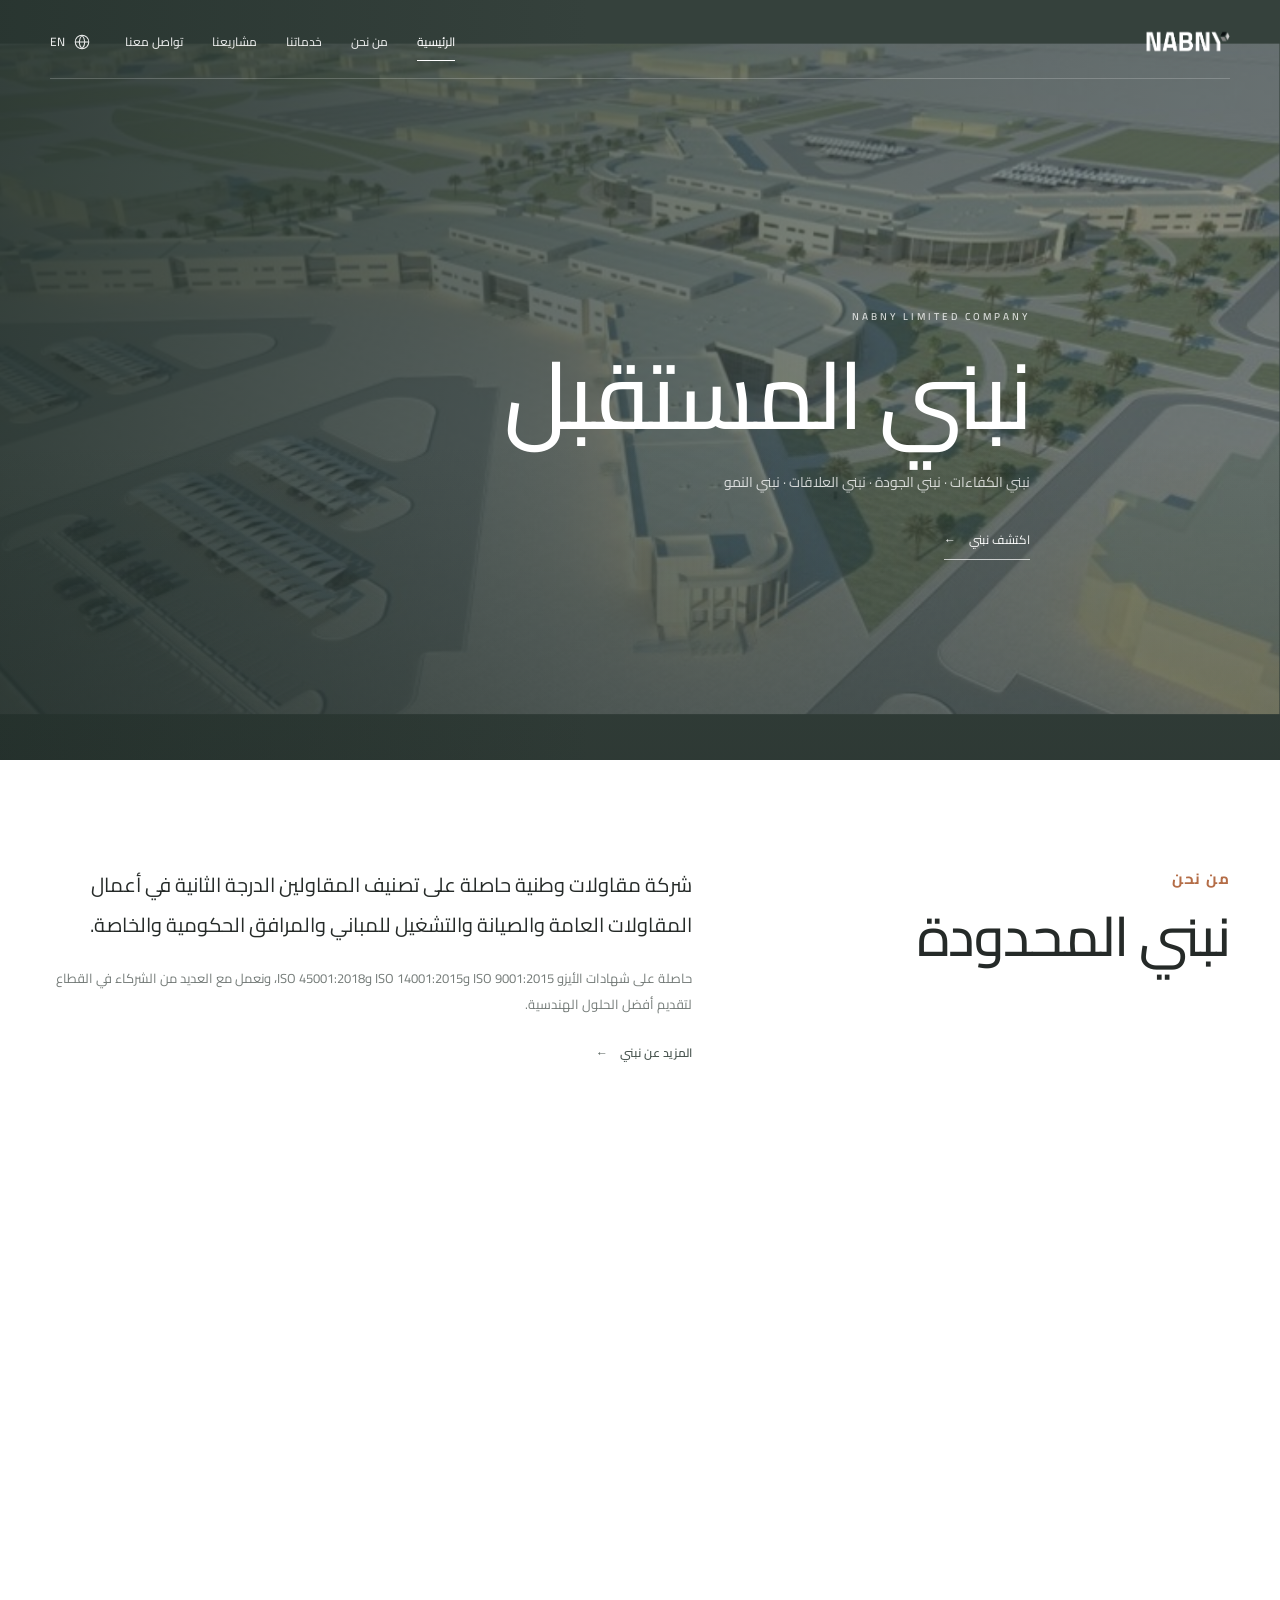
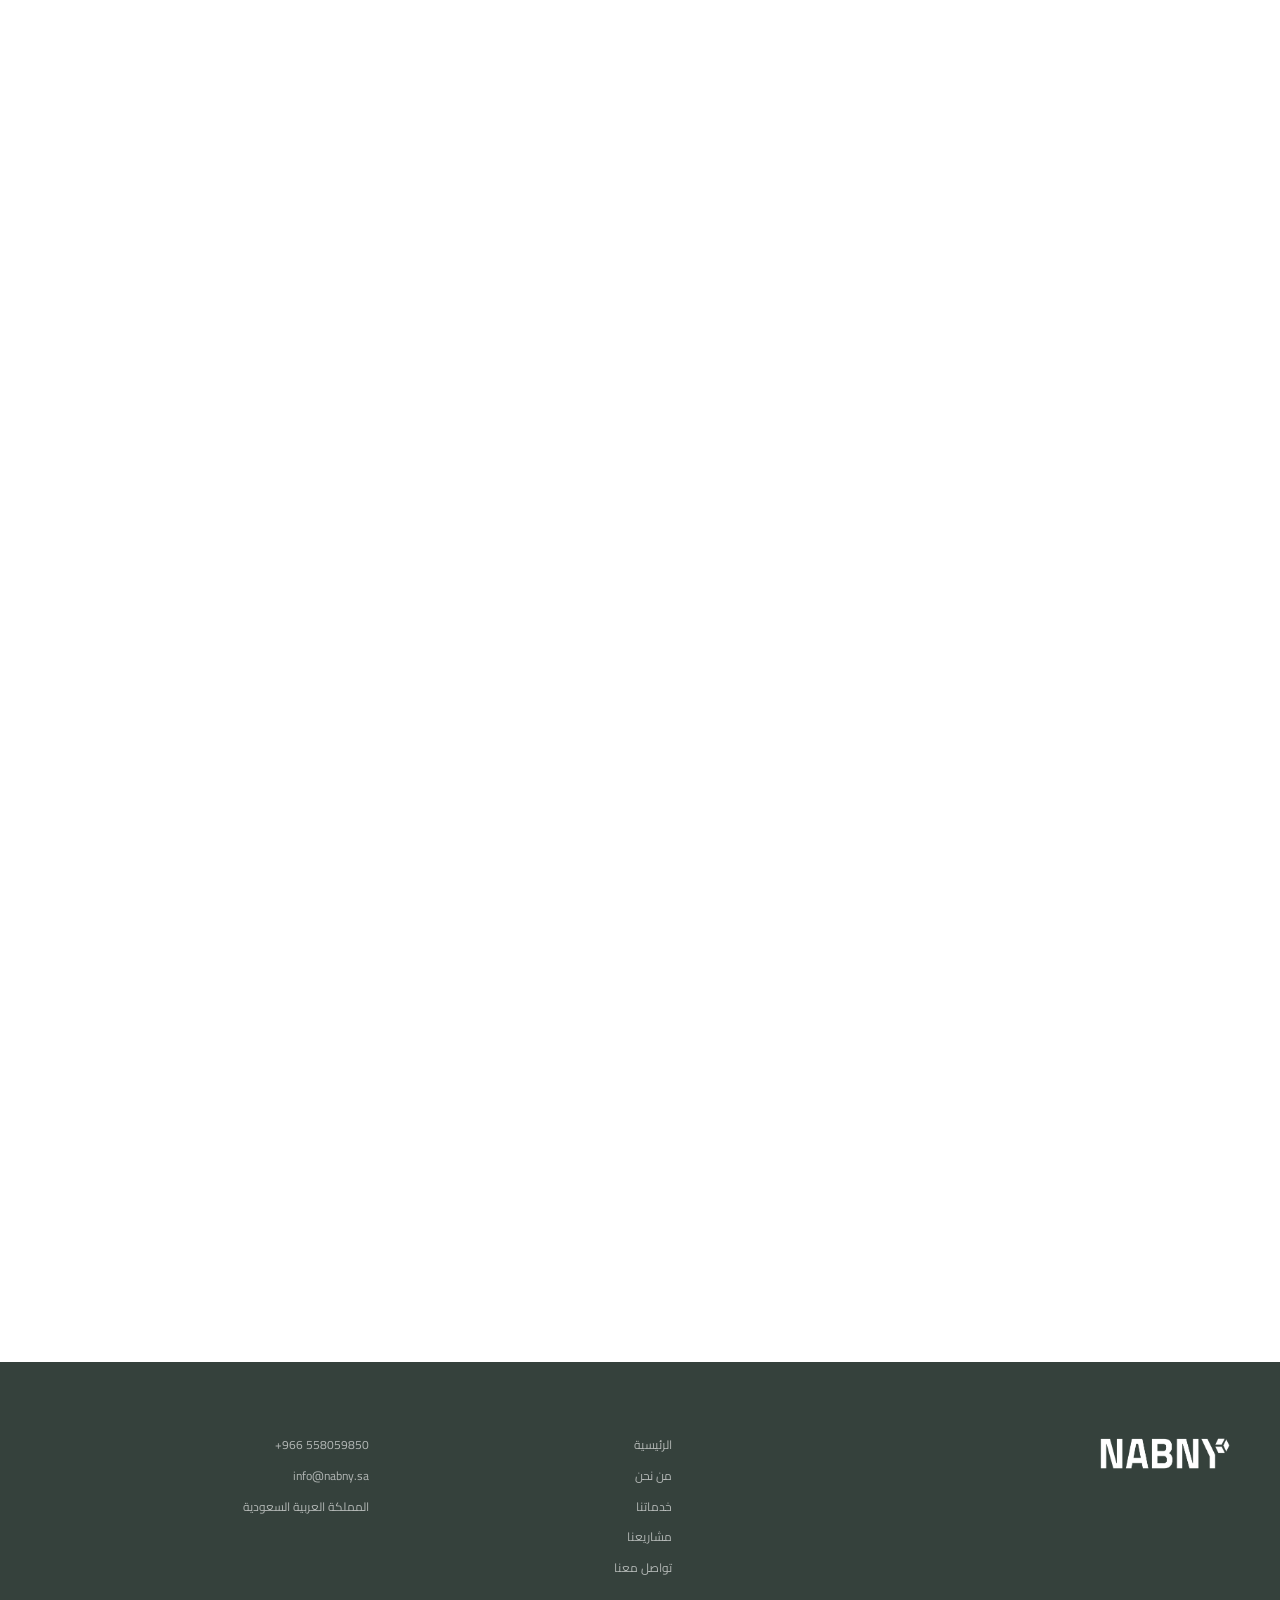
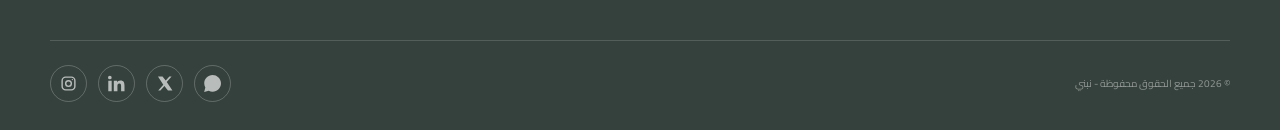
<file: nabny-concept/index.html>
<!DOCTYPE html>
<html lang="ar" dir="rtl">
<head>
<meta charset="UTF-8">
<meta name="viewport" content="width=device-width, initial-scale=1.0">

<title>Nabny Limited | نبني المحدودة</title>

<link rel="preconnect" href="https://fonts.googleapis.com">
<link rel="preconnect" href="https://fonts.gstatic.com" crossorigin>
<link href="https://fonts.googleapis.com/css2?family=Cairo:wght@300;400;500;600;700&display=swap" rel="stylesheet">

<link rel="stylesheet" href="style.css">
</head>

<body>

<header class="site-header hero-header">
  <div class="container header-inner">

    <a href="index.html" class="brand">
      <img src="assets/logo/nabny-logo.png" alt="نبني المحدودة">
    </a>

    <nav class="main-nav">
      <a class="active" href="index.html" data-ar="الرئيسية" data-en="Home">الرئيسية</a>
      <a href="about.html" data-ar="من نحن" data-en="About">من نحن</a>
      <a href="services.html" data-ar="خدماتنا" data-en="Services">خدماتنا</a>
      <a href="projects.html" data-ar="مشاريعنا" data-en="Projects">مشاريعنا</a>
      <a href="contact.html" data-ar="تواصل معنا" data-en="Contact">تواصل معنا</a>
    </nav>

    <button class="language-switch" id="languageToggle" type="button" aria-label="Change language">
      <svg class="language-globe" viewBox="0 0 24 24" aria-hidden="true">
        <circle cx="12" cy="12" r="9"></circle>
        <path d="M3 12h18"></path>
        <path d="M12 3c2.4 2.5 3.7 5.5 3.7 9s-1.3 6.5-3.7 9"></path>
        <path d="M12 3c-2.4 2.5-3.7 5.5-3.7 9s1.3 6.5 3.7 9"></path>
      </svg>
      <span>EN</span>
    </button>

  </div>
</header>


<main>

<!-- HERO -->
<section class="hero">

  <img
    class="hero-image"
    src="assets/images/hero-project.png"
    alt="مشروع من مشاريع نبني"
  >

  <div class="hero-overlay"></div>

  <div class="container hero-content">

    <span class="eyebrow">
      NABNY LIMITED COMPANY
    </span>

    <h1
      data-ar="نبني المستقبل"
      data-en="Building the Future"
    >
      نبني المستقبل
    </h1>

    <p
      class="hero-subtitle"
      data-ar="نبني الكفاءات · نبني الجودة · نبني العلاقات · نبني النمو"
      data-en="Building capabilities · Building quality · Building relationships · Building growth"
    >
      نبني الكفاءات · نبني الجودة · نبني العلاقات · نبني النمو
    </p>

    <a href="about.html" class="hero-link">
      <span
        data-ar="اكتشف نبني"
        data-en="Discover Nabny"
      >
        اكتشف نبني
      </span>
      <span>←</span>
    </a>

  </div>

</section>


<!-- ABOUT -->
<section class="about-home section">

  <div class="container about-home-grid">

    <div>

      <span
        class="section-label"
        data-ar="من نحن"
        data-en="ABOUT US"
      >
        من نحن
      </span>

      <h2
        class="section-title"
        data-ar=" نبني المحدودة"
        data-en="Nabny Limited Company"
      >
       
      </h2>

    </div>


    <div class="about-home-copy">

      <p
        class="about-lead"
        data-ar=" شركة مقاولات وطنية حاصلة على تصنيف المقاولين الدرجة الثانية في أعمال المقاولات العامة والصيانة والتشغيل للمباني والمرافق الحكومية والخاصة."
        data-en=" is a national contracting company classified as a second-grade contractor in general construction, maintenance and operation of government and private buildings and facilities."
      >
        شركة نبني المحدودة شركة مقاولات وطنية حاصلة على تصنيف المقاولين الدرجة الثانية في أعمال المقاولات العامة والصيانة والتشغيل للمباني والمرافق الحكومية والخاصة.
      </p>

      <p
        data-ar="حاصلة على شهادات الأيزو ISO 9001:2015 وISO 14001:2015 وISO 45001:2018، ونعمل مع العديد من الشركاء في القطاع لتقديم أفضل الحلول الهندسية."
        data-en="The company holds ISO 9001:2015, ISO 14001:2015 and ISO 45001:2018 certifications and works with sector partners to provide engineering solutions."
      >
        حاصلة على شهادات الأيزو ISO 9001:2015 وISO 14001:2015 وISO 45001:2018، ونعمل مع العديد من الشركاء في القطاع لتقديم أفضل الحلول الهندسية.
      </p>

      <a class="text-link" href="about.html">
        <span
          data-ar="المزيد عن نبني"
          data-en="More about Nabny"
        >
          المزيد عن نبني
        </span>
        <b>←</b>
      </a>

    </div>

  </div>

</section>


<!-- PROJECT GALLERY -->
<section class="project-gallery-section">

  <div class="container">

    <div class="gallery-heading">

      <div>

        <span
          class="section-label"
          data-ar="من أعمالنا"
          data-en="OUR WORK"
        >
          من أعمالنا
        </span>

       

      </div>

    </div>

  </div>


  <div class="project-gallery" id="projectGallery">

    <!-- ARROWS -->
    <div class="gallery-controls">

      <button
        class="gallery-btn gallery-prev"
        id="galleryPrev"
        aria-label="Previous project"
      >
        →
      </button>

      <button
        class="gallery-btn gallery-next"
        id="galleryNext"
        aria-label="Next project"
      >
        ←
      </button>

    </div>


    <!-- IMAGES -->
    <div class="gallery-track" id="galleryTrack">

      <div class="gallery-slide">
        <img
          src="assets/images/hero-project.png"
          alt="مشروع قاعدة الملك فيصل"
        >
      </div>

      <div class="gallery-slide">
        <img
          src="assets/projects/project-01.png"
          alt="إنشاء ملعب نادي ضباء"
        >
      </div>

      <div class="gallery-slide">
        <img
          src="assets/projects/project-02.png"
          alt="إنشاء حدائق وملاعب وساحات بلدية بمحافظة ضباء"
        >
      </div>

      <div class="gallery-slide">
        <img
          src="assets/projects/project-03.png"
          alt="مشروع من مشاريع نبني"
        >
      </div>

      <div class="gallery-slide">
        <img
          src="assets/projects/project-04.png"
          alt="مشروع من مشاريع نبني"
        >
      </div>

      <div class="gallery-slide">
        <img
          src="assets/projects/project-05.png"
          alt="مشروع من مشاريع نبني"
        >
      </div>

      <div class="gallery-slide">
        <img
          src="assets/projects/project-06.png"
          alt="مشروع من مشاريع نبني"
        >
      </div>

    </div>

  </div>

</section>


<!-- METRICS -->
<section class="metrics-section">

  <div class="container">

    <div class="metrics-header">

      <div>

        <span
          class="section-label"
          data-ar="نبني بخبرة"
          data-en="BUILT ON EXPERIENCE"
        >
          نبني بخبرة
        </span>

      </div>

      <p
        data-ar="أرقام تعكس مسيرة نبني وحجم ما ننجزه مع شركائنا."
        data-en="Numbers that reflect Nabny's journey and the scale of what we deliver with our partners."
      >
       
      </p>

    </div>


    <div class="metrics-grid">

      <article class="metric-card">

        <div class="metric-icon">
          <svg viewBox="0 0 24 24">
            <circle cx="12" cy="12" r="9"></circle>
            <path d="M12 7v5l3 2"></path>
          </svg>
        </div>

        <strong
          data-target="20"
          data-suffix="+"
        >
          20<span>+</span>
        </strong>

        <span
          data-ar="سنة من الخبرة"
          data-en="Years of experience"
        >
          سنة من الخبرة
        </span>

      </article>


      <article class="metric-card">

        <div class="metric-icon">
          <svg viewBox="0 0 24 24">
            <path d="M4 19V9l8-5 8 5v10"></path>
            <path d="M8 19v-6h8v6"></path>
          </svg>
        </div>

        <strong
          data-target="80"
          data-suffix="+"
        >
          80<span>+</span>
        </strong>

        <span
          data-ar="مشروعًا"
          data-en="Projects"
        >
          مشروعًا
        </span>

      </article>


      <article class="metric-card">

        <div class="metric-icon">
          <svg viewBox="0 0 24 24">
            <circle cx="9" cy="8" r="3"></circle>
            <circle cx="17" cy="9" r="2.5"></circle>
            <path d="M3.5 20c.5-3.2 2.4-5 5.5-5s5 1.8 5.5 5"></path>
            <path d="M14 15.5c2.8-.2 5 .9 6 3.5"></path>
          </svg>
        </div>

        <strong
          data-target="500"
          data-suffix="+"
        >
          500<span>+</span>
        </strong>

        <span
          data-ar="موظفًا"
          data-en="Employees"
        >
          موظفًا
        </span>

      </article>


      <article class="metric-card">

        <div class="metric-icon">
          <svg viewBox="0 0 24 24">
            <path d="M12 3v18M17 6H9.5a3 3 0 0 0 0 6H15a3 3 0 0 1 0 6H7"></path>
          </svg>
        </div>

        <strong
          data-target="500"
          data-suffix="M+"
        >
          500<span>M+</span>
        </strong>

        <span
          data-ar="قيمة المشاريع"
          data-en="Project value"
        >
          قيمة المشاريع
        </span>

      </article>

    </div>

  </div>

</section>


<!-- CLIENTS -->
<section class="clients-section section">

  <div class="container clients-heading">

    <div>

      <span
        class="section-label"
        data-ar="العملاء والشركاء"
        data-en="CLIENTS & PARTNERS"
      >
        العملاء والشركاء
      </span>

      

    </div>

  </div>


  <div class="clients-marquee">

    <div class="clients-track">

      <div class="client-logo">
        <img src="assets/clients/al-bawani.png" alt="Al Bawani">
      </div>

      <div class="client-logo">
        <img src="assets/clients/kia.png" alt="KIA">
      </div>

      <div class="client-logo">
        <img src="assets/clients/ministry-defense.png" alt="Ministry of Defense">
      </div>

      <div class="client-logo">
        <img src="assets/clients/ministry-education.png" alt="Ministry of Education">
      </div>

      <div class="client-logo">
        <img src="assets/clients/ministry-housing.png" alt="Ministry of Housing">
      </div>

      <div class="client-logo">
        <img src="assets/clients/ministry-justice.png" alt="Ministry of Justice">
      </div>

      <div class="client-logo">
        <img src="assets/clients/neom.png" alt="NEOM">
      </div>

      <div class="client-logo">
        <img src="assets/clients/nesma-water-energy.png" alt="Nesma Water & Energy">
      </div>

      <div class="client-logo">
        <img src="assets/clients/riyad-bank.png" alt="Riyad Bank">
      </div>

      <div class="client-logo">
        <img src="assets/clients/tabuk-municipality.png" alt="Tabuk Municipality">
      </div>

      <div class="client-logo">
        <img src="assets/clients/tbc.png" alt="TBC">
      </div>

      <div class="client-logo">
        <img src="assets/clients/university-tabuk.png" alt="University of Tabuk">
      </div>


      <!-- DUPLICATE FOR CONTINUOUS LOOP -->

      <div class="client-logo">
        <img src="assets/clients/al-bawani.png" alt="Al Bawani">
      </div>

      <div class="client-logo">
        <img src="assets/clients/kia.png" alt="KIA">
      </div>

      <div class="client-logo">
        <img src="assets/clients/ministry-defense.png" alt="Ministry of Defense">
      </div>

      <div class="client-logo">
        <img src="assets/clients/ministry-education.png" alt="Ministry of Education">
      </div>

      <div class="client-logo">
        <img src="assets/clients/ministry-housing.png" alt="Ministry of Housing">
      </div>

      <div class="client-logo">
        <img src="assets/clients/ministry-justice.png" alt="Ministry of Justice">
      </div>

      <div class="client-logo">
        <img src="assets/clients/neom.png" alt="NEOM">
      </div>

      <div class="client-logo">
        <img src="assets/clients/nesma-water-energy.png" alt="Nesma Water & Energy">
      </div>

      <div class="client-logo">
        <img src="assets/clients/riyad-bank.png" alt="Riyad Bank">
      </div>

      <div class="client-logo">
        <img src="assets/clients/tabuk-municipality.png" alt="Tabuk Municipality">
      </div>

      <div class="client-logo">
        <img src="assets/clients/tbc.png" alt="TBC">
      </div>

      <div class="client-logo">
        <img src="assets/clients/university-tabuk.png" alt="University of Tabuk">
      </div>

    </div>

  </div>

</section>


<!-- CLOSING -->
<section class="home-closing">

  <div class="container">

    <span
      class="section-label"
      data-ar="نبني العلاقات"
      data-en="BUILDING RELATIONSHIPS"
    >
      نبني العلاقات
    </span>

    <h2
      data-ar="يسعدنا تواصلكم معنا"
      data-en="We would be pleased to hear from you."
    >
      يسعدنا تواصلكم معنا.
    </h2>

    <a class="cta-button" href="contact.html">

      <span
        data-ar="تواصل معنا"
        data-en="Contact us"
      >
        تواصل معنا
      </span>

      <b>←</b>

    </a>

  </div>

</section>

</main>


<!-- FOOTER -->
<footer class="site-footer">

  <div class="container">

    <div class="footer-main">

      <div class="footer-brand">
        <img src="assets/logo/nabny-logo.png" alt="نبني المحدودة">
      </div>


      <div class="footer-links">

        <a href="index.html" data-ar="الرئيسية" data-en="Home">الرئيسية</a>
        <a href="about.html" data-ar="من نحن" data-en="About">من نحن</a>
        <a href="services.html" data-ar="خدماتنا" data-en="Services">خدماتنا</a>
        <a href="projects.html" data-ar="مشاريعنا" data-en="Projects">مشاريعنا</a>
        <a href="contact.html" data-ar="تواصل معنا" data-en="Contact">تواصل معنا</a>

      </div>


      <div class="footer-contact">

        <a href="tel:+966558059850" dir="ltr">
          +966 558059850
        </a>

        <a href="mailto:info@nabny.sa" dir="ltr">
          info@nabny.sa
        </a>

        <span
          data-ar="المملكة العربية السعودية"
          data-en="Kingdom of Saudi Arabia"
        >
          المملكة العربية السعودية
        </span>

      </div>

    </div>


    <div class="footer-bottom">

      <span
        class="footer-copy"
        data-ar="©️ 2026 جميع الحقوق محفوظة - نبني"
        data-en="©️ 2026 All Rights Reserved - Nabny"
      >
        ©️ 2026 جميع الحقوق محفوظة - نبني
      </span>


      <div class="footer-social">

        <a
          href="https://wa.me/966554544193"
          target="_blank"
          rel="noopener noreferrer"
          aria-label="WhatsApp"
        >
          <svg viewBox="0 0 24 24">
            <path d="M20.5 3.5A11.8 11.8 0 0 0 12.1 0C5.6 0 .3 5.3.3 11.8c0 2.1.6 4.1 1.6 5.9L.2 24l6.5-1.7c1.7.9 3.5 1.3 5.4 1.3h.1c6.5 0 11.8-5.3 11.8-11.8 0-3.2-1.3-6.1-3.5-8.3Z"/>
          </svg>
        </a>


        <a
          href="https://x.com/nabnysa?s=11"
          target="_blank"
          rel="noopener noreferrer"
          aria-label="X"
        >
          <svg viewBox="0 0 24 24">
            <path d="M18.9 2H22l-6.8 7.8L23.2 22h-6.3l-5-6.5L6.2 22H3.1l7.2-8.3L2.8 2h6.4l4.5 5.9L18.9 2Z"/>
          </svg>
        </a>


        <a
          href="https://www.linkedin.com/company/%D8%B4%D8%B1%D9%83%D8%A9-%D9%86%D8%A8%D9%86%D9%8A-%D8%A7%D9%84%D9%85%D8%AD%D8%AF%D9%88%D8%AF%D8%A9/"
          target="_blank"
          rel="noopener noreferrer"
          aria-label="LinkedIn"
        >
          <svg viewBox="0 0 24 24">
            <path d="M5.2 3.5A2.5 2.5 0 1 1 0 3.5a2.5 2.5 0 0 1 5.2 0ZM.4 8h4.8v15H.4V8Zm7.8 0h4.6v2.1h.1c.6-1.1 2.2-2.4 4.6-2.4 4.9 0 5.8 3.2 5.8 7.4V23h-4.8v-7c0-1.7 0-3.9-2.4-3.9s-2.8 1.9-2.8 3.8V23H8.2V8Z"/>
          </svg>
        </a>


        <a
          href="https://www.instagram.com/nabnysa?stkn=cW83aHBlOGZkM2g="
          target="_blank"
          rel="noopener noreferrer"
          aria-label="Instagram"
        >
          <svg viewBox="0 0 24 24">
            <rect x="3" y="3" width="18" height="18" rx="5"/>
            <circle cx="12" cy="12" r="4"/>
            <circle cx="17.5" cy="6.5" r="1" class="instagram-dot"/>
          </svg>
        </a>

      </div>

    </div>

  </div>

</footer>


<script src="script.js"></script>

</body>
</html>
</file>
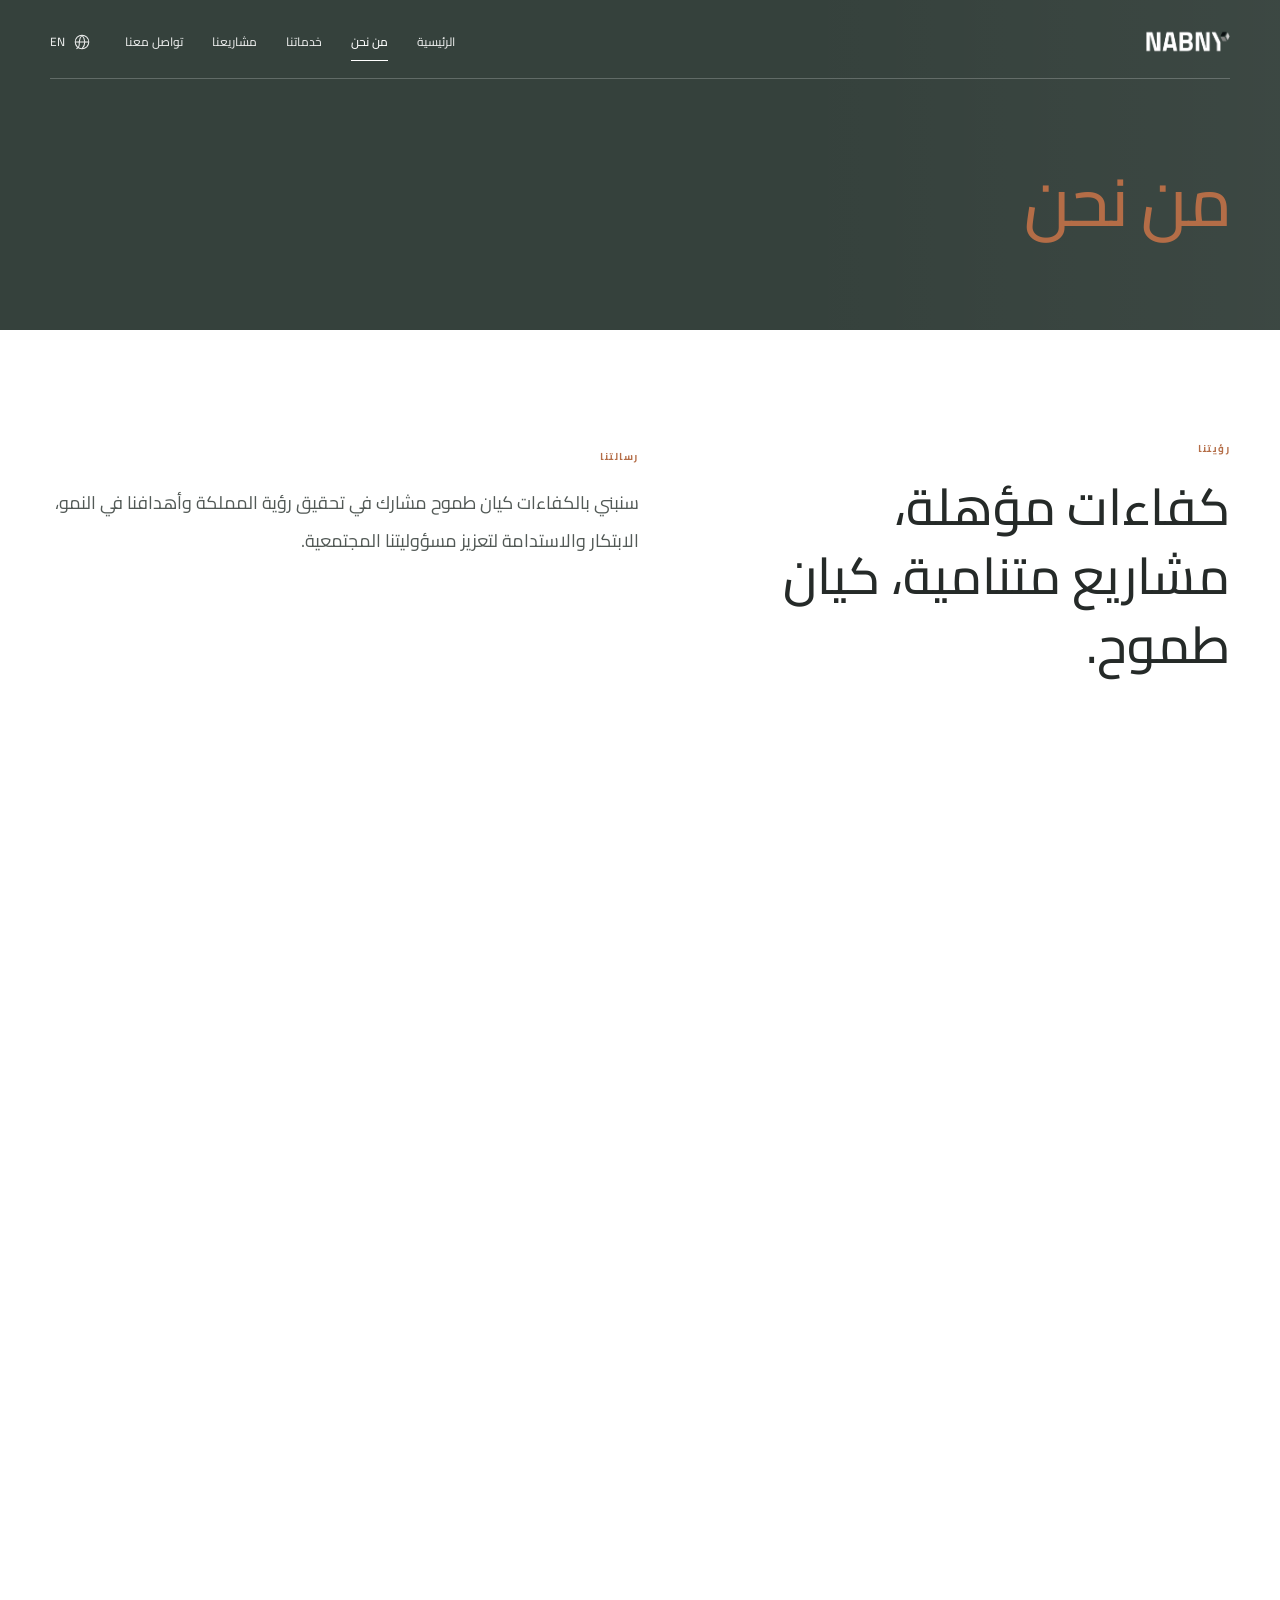
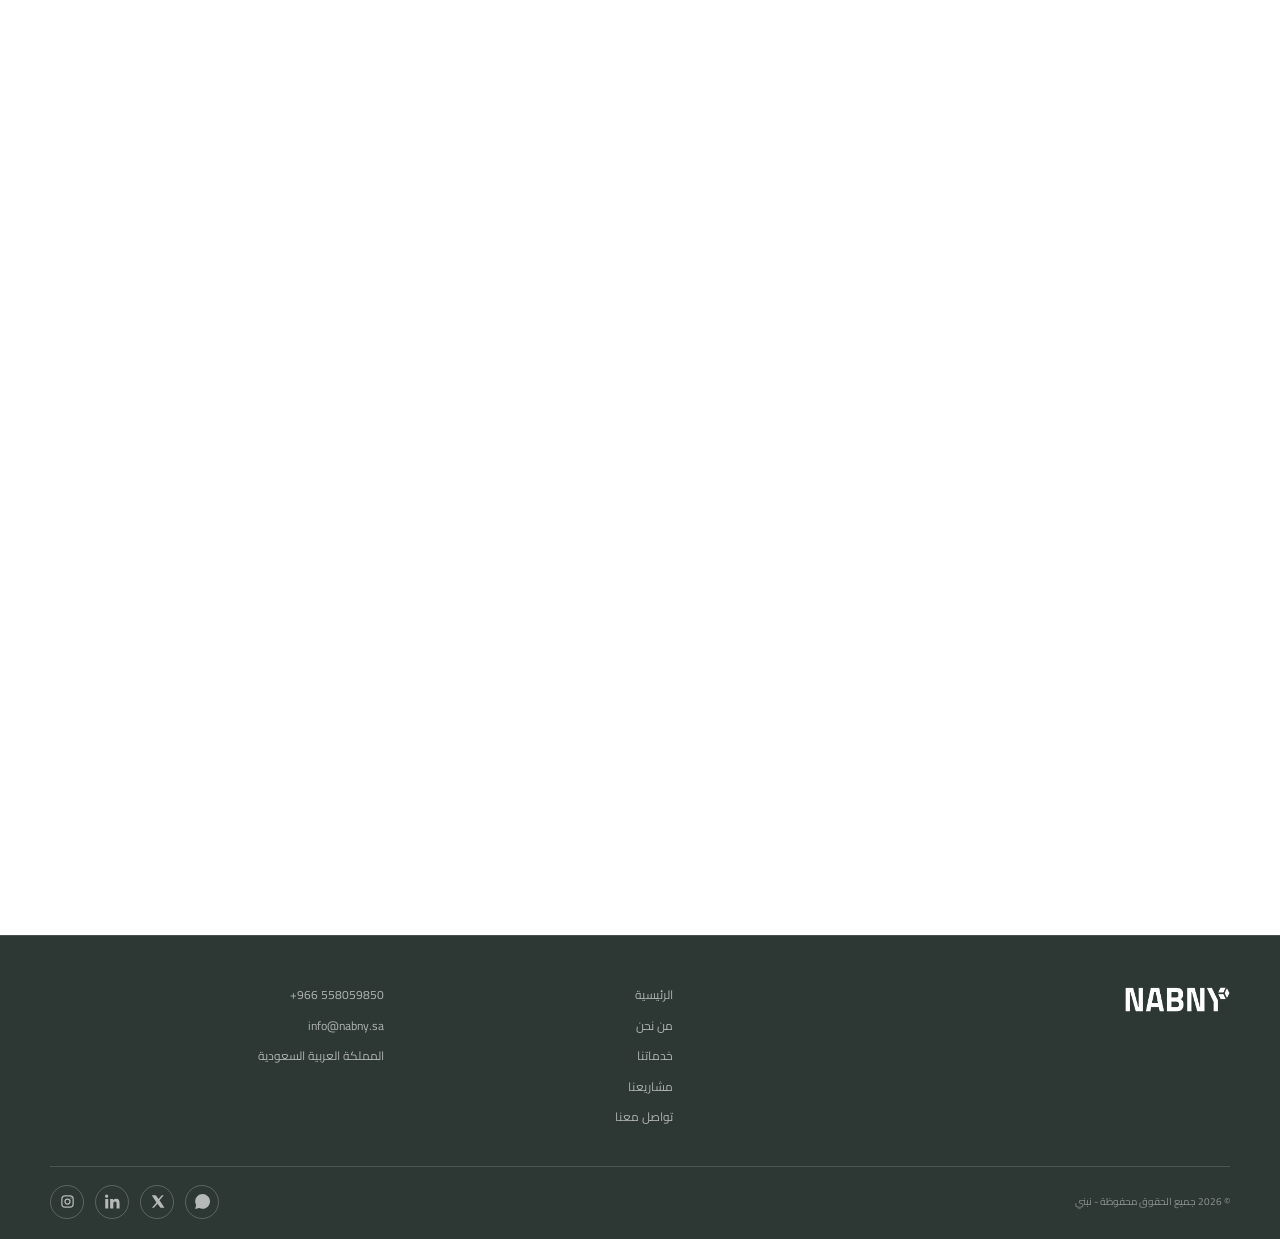
<file: nabny-concept/about.html>
<!DOCTYPE html>
<html lang="ar" dir="rtl">

<head>
    <meta charset="UTF-8">
    <meta name="viewport" content="width=device-width, initial-scale=1.0">

    <title>من نحن | نبني المحدودة</title>

    <link rel="preconnect" href="https://fonts.googleapis.com">
    <link rel="preconnect" href="https://fonts.gstatic.com" crossorigin>

    <link
        href="https://fonts.googleapis.com/css2?family=Cairo:wght@300;400;500;600;700&display=swap"
        rel="stylesheet"
    >

    <link rel="stylesheet" href="style.css">
    <link rel="stylesheet" href="about.css">
</head>


<body class="about-page">


<!-- HEADER -->

<header class="site-header about-header">

    <div class="container header-inner">

        <a href="index.html" class="brand">
            <img
                src="assets/logo/nabny-logo.png"
                alt="نبني المحدودة"
            >
        </a>


        <nav class="main-nav">

            <a
                href="index.html"
                data-ar="الرئيسية"
                data-en="Home"
            >
                الرئيسية
            </a>

            <a
                class="active"
                href="about.html"
                data-ar="من نحن"
                data-en="About"
            >
                من نحن
            </a>

            <a
                href="services.html"
                data-ar="خدماتنا"
                data-en="Services"
            >
                خدماتنا
            </a>

            <a
                href="projects.html"
                data-ar="مشاريعنا"
                data-en="Projects"
            >
                مشاريعنا
            </a>

            <a
                href="contact.html"
                data-ar="تواصل معنا"
                data-en="Contact"
            >
                تواصل معنا
            </a>

        </nav>


        <button
            class="language-switch"
            id="aboutLanguageToggle"
            type="button"
            aria-label="Change language"
        >

            <svg
                class="language-globe"
                viewBox="0 0 24 24"
                aria-hidden="true"
            >
                <circle cx="12" cy="12" r="9"></circle>
                <path d="M3 12h18"></path>
                <path d="M12 3c2.4 2.5 3.7 5.5 3.7 9s-1.3 6.5-3.7 9"></path>
                <path d="M12 3c-2.4 2.5-3.7 5.5-3.7 9s1.3 6.5-3.7 9"></path>
            </svg>

            <span>EN</span>

        </button>

    </div>

</header>



<main>


<!-- PAGE HERO -->

<section class="page-hero">

    <div class="container page-hero-content">

        
        <h1
            data-ar="من نحن"
            data-en="About Us"
        >
            من نحن
        </h1>

    </div>

</section>


<!-- VISION & MISSION -->

<section class="about-intro about-reveal">

    <div class="container about-intro-grid">


        <div class="about-intro-title">

            <span
                class="about-label"
                data-ar="رؤيتنا"
                data-en="OUR VISION"
            >
                رؤيتنا
            </span>


            <h2
                data-ar="كفاءات مؤهلة، مشاريع متنامية، كيان طموح."
                data-en="Qualified capabilities, growing projects, an ambitious entity."
            >
                كفاءات مؤهلة، مشاريع متنامية، كيان طموح.
            </h2>

        </div>


        <div class="about-mission">

            <span
                class="about-label"
                data-ar="رسالتنا"
                data-en="OUR MISSION"
            >
                رسالتنا
            </span>


            <p
                data-ar="سنبني بالكفاءات كيان طموح مشارك في تحقيق رؤية المملكة وأهدافنا في النمو، الابتكار والاستدامة لتعزيز مسؤوليتنا المجتمعية."
                data-en="We will build through capabilities an ambitious entity that contributes to achieving the Kingdom's Vision and our goals in growth, innovation and sustainability while strengthening our social responsibility."
            >
                سنبني بالكفاءات كيان طموح مشارك في تحقيق رؤية المملكة وأهدافنا في النمو، الابتكار والاستدامة لتعزيز مسؤوليتنا المجتمعية.
            </p>

        </div>

    </div>

</section>



<!-- FOCUS -->

<section class="about-focus about-reveal">

    <div class="container">

        <div class="about-section-heading">

            <span
         <h2 class="orange-title">نبني المستقبل</h2>       


          

        </div>


        <div class="focus-cards">


            <article class="focus-card">

                <h3
                    data-ar="السعودية 2030"
                    data-en="Saudi Vision 2030"
                >
                    السعودية 2030
                </h3>

                <p
                    data-ar="المساهمة بشكل مستمر في تلبية احتياجات التنمية الوطنية وتحقيق أهدافها."
                    data-en="Continuously contributing to national development needs and achieving its objectives."
                >
                    المساهمة بشكل مستمر في تلبية احتياجات التنمية الوطنية وتحقيق أهدافها.
                </p>

            </article>


            <article class="focus-card">

                <h3
                    data-ar="المشاريع والمجتمع"
                    data-en="Projects & Community"
                >
                    المشاريع والمجتمع
                </h3>

                <p
                    data-ar="بناء معالم حضارية بارزة ومرافق خدمية متنوعة وبنى تحتية أساسية ومشاريع سكنية وتجارية، وذلك وفق أعلى معايير الجودة بشكل يواكب تطلعات المجتمع السعودي ويعزز الرفاهية فيه."
                    data-en="Building prominent landmarks, diverse service facilities, essential infrastructure, and residential and commercial projects according to high quality standards that meet the aspirations of Saudi society."
                >
                    بناء معالم حضارية بارزة ومرافق خدمية متنوعة وبنى تحتية أساسية ومشاريع سكنية وتجارية، وذلك وفق أعلى معايير الجودة بشكل يواكب تطلعات المجتمع السعودي ويعزز الرفاهية فيه.
                </p>

            </article>


            <article class="focus-card">

                <h3
                    data-ar="بناء المستقبل"
                    data-en="Building the Future"
                >
                    بناء المستقبل
                </h3>

                <p
                    data-ar="نتبنى أحدث التقنيات الهندسية والأساليب في البناء وإدارة المشاريع التي تضمن الجودة العالية والكفاءة التشغيلية."
                    data-en="We adopt the latest engineering technologies and approaches in construction and project management to ensure high quality and operational efficiency."
                >
                    نتبنى أحدث التقنيات الهندسية والأساليب في البناء وإدارة المشاريع التي تضمن الجودة العالية والكفاءة التشغيلية.
                </p>

            </article>


            <article class="focus-card">

                <h3
                    data-ar="رأس المال البشري"
                    data-en="Human Capital"
                >
                    رأس المال البشري
                </h3>

                <p
                    data-ar="الاستثمار في التوظيف عبر استقطاب أفضل الكفاءات والحفاظ عليها عبر التدريب عالي المستوى، والدعم المعنوي والتقدير والتحفيز باستمرار."
                    data-en="Investing in recruitment by attracting and retaining top talent through high-level training, support, recognition and continuous motivation."
                >
                    الاستثمار في التوظيف عبر استقطاب أفضل الكفاءات والحفاظ عليها عبر التدريب عالي المستوى، والدعم المعنوي والتقدير والتحفيز باستمرار.
                </p>

            </article>


            <article class="focus-card">

                <h3
                    data-ar="البيئة والسلامة"
                    data-en="Environment & Safety"
                >
                    البيئة والسلامة
                </h3>

                <p
                    data-ar="نبني السلامة بتطبيق أعلى معايير وإجراءات الأمن والسلامة، والمحافظة على البيئة التي نمارس أعمالنا فيها."
                    data-en="We build safety by applying the highest security and safety standards and procedures while protecting the environment in which we operate."
                >
                    نبني السلامة بتطبيق أعلى معايير وإجراءات الأمن والسلامة، والمحافظة على البيئة التي نمارس أعمالنا فيها.
                </p>

            </article>


            <article class="focus-card">

                <h3
                    data-ar="العملاء والشركاء"
                    data-en="Clients & Partners"
                >
                    العملاء والشركاء
                </h3>

                <p
                    data-ar="نبني علاقاتنا مع شركائنا وعملائنا والتي تقوم على الثقة والشفافية والنزاهة، وذلك من خلال تقديم أفضل الحلول والخدمات واحترام الوعود والالتزامات."
                    data-en="We build relationships with our partners and clients based on trust, transparency and integrity through providing the best solutions and services and honoring our commitments."
                >
                    نبني علاقاتنا مع شركائنا وعملائنا والتي تقوم على الثقة والشفافية والنزاهة، وذلك من خلال تقديم أفضل الحلول والخدمات واحترام الوعود والالتزامات.
                </p>

            </article>

        </div>

    </div>

</section>



<!-- VALUES -->

<section class="about-values about-reveal">

    <div class="container">

        <div class="about-section-heading values-heading">

            <span
               <h2 class="orange-title"> قيمنا الأساسية</h2> 
              
            </span>


         

        </div>


        <div class="values-grid">


            <article class="value-card">

                <h3
                    data-ar="نبني التميز"
                    data-en="Building Excellence"
                >
                    نبني التميز
                </h3>

                <p
                    data-ar="نسعى لتلبية رغبات عملائنا واحتياجاتهم وتطلعاتهم العملية والمستقبلية، ونتولى اهتمامًا كبيرًا بطموحاتهم، كما نعمل دائمًا بشكل محكم ووثيق معهم من أجل تجسيدها على أرض الواقع."
                    data-en="We strive to meet our clients' needs and aspirations while working closely with them to turn their ambitions into reality."
                >
                    نسعى لتلبية رغبات عملائنا واحتياجاتهم وتطلعاتهم العملية والمستقبلية، ونتولى اهتمامًا كبيرًا بطموحاتهم، كما نعمل دائمًا بشكل محكم ووثيق معهم من أجل تجسيدها على أرض الواقع.
                </p>

            </article>


            <article class="value-card">

                <h3
                    data-ar="نبني الابتكار"
                    data-en="Building Innovation"
                >
                    نبني الابتكار
                </h3>

                <p
                    data-ar="نحرص دائمًا على الوصول إلى آخر ما حققته الصناعة من تقنيات وابتكارات في مجالنا، ونسارع إلى تعلم وتبني ما يستجد من طرق وأساليب تعزز تفوقنا باستمرار وثبات."
                    data-en="We continuously seek the latest technologies and innovations in our field and adopt new methods that strengthen our performance."
                >
                    نحرص دائمًا على الوصول إلى آخر ما حققته الصناعة من تقنيات وابتكارات في مجالنا، ونسارع إلى تعلم وتبني ما يستجد من طرق وأساليب تعزز تفوقنا باستمرار وثبات.
                </p>

            </article>


            <article class="value-card">

                <h3
                    data-ar="نبني المسؤولية"
                    data-en="Building Responsibility"
                >
                    نبني المسؤولية
                </h3>

                <p
                    data-ar="يرتكز عملنا على الصواب في جميع الأحوال، ونلتزم بالقوانين والأنظمة، كما نحترم التواصل مع الجميع، ومع عملائنا على وجه الخصوص، ونتعهد بأن نحيطهم على اطلاع كامل بكل مجريات المشروع."
                    data-en="Our work is based on doing what is right. We comply with laws and regulations and maintain transparent communication with our clients throughout the project."
                >
                    يرتكز عملنا على الصواب في جميع الأحوال، ونلتزم بالقوانين والأنظمة، كما نحترم التواصل مع الجميع، ومع عملائنا على وجه الخصوص، ونتعهد بأن نحيطهم على اطلاع كامل بكل مجريات المشروع.
                </p>

            </article>


            <article class="value-card">

                <h3
                    data-ar="نبني النزاهة"
                    data-en="Building Integrity"
                >
                    نبني النزاهة
                </h3>

                <p
                    data-ar="كل عمل لدينا نقوم به وفق إجراءات واضحة ومعايير دقيقة، وكل وعد نقطعه على أنفسنا نتفانى من أجل الوفاء به."
                    data-en="Every task we undertake follows clear procedures and precise standards, and we are committed to fulfilling every promise we make."
                >
                    كل عمل لدينا نقوم به وفق إجراءات واضحة ومعايير دقيقة، وكل وعد نقطعه على أنفسنا نتفانى من أجل الوفاء به.
                </p>

            </article>


            <article class="value-card">

                <h3
                    data-ar="نبني الشفافية"
                    data-en="Building Transparency"
                >
                    نبني الشفافية
                </h3>

                <p
                    data-ar="نحافظ على الاحترافية في أداء جميع المهام العملية، من لحظة صدور الفكرة المعنية حتى تتم عملية التنفيذ بشكل كامل، ولذلك حملنا على ثقة عملائنا واستمرارهم."
                    data-en="We maintain professionalism throughout every task, from the initial idea through complete execution, strengthening our clients' trust."
                >
                    نحافظ على الاحترافية في أداء جميع المهام العملية، من لحظة صدور الفكرة المعنية حتى تتم عملية التنفيذ بشكل كامل، ولذلك حملنا على ثقة عملائنا واستمرارهم.
                </p>

            </article>


            <article class="value-card">

                <h3
                    data-ar="نبني الجودة"
                    data-en="Building Quality"
                >
                    نبني الجودة
                </h3>

                <p
                    data-ar="نسعى باستمرارية دائمة إلى تقديم قيمة حقيقية إلى عملائنا بغض النظر عن حجم مشاريعهم، هذه القيمة تتجلى في ملاءمة التكاليف وجودة الأفكار والمواد وتميز الإدارة والتنفيذ."
                    data-en="We continuously seek to provide real value to our clients regardless of project size through cost suitability, quality ideas and materials, and excellence in management and execution."
                >
                    نسعى باستمرارية دائمة إلى تقديم قيمة حقيقية إلى عملائنا بغض النظر عن حجم مشاريعهم، هذه القيمة تتجلى في ملاءمة التكاليف وجودة الأفكار والمواد وتميز الإدارة والتنفيذ.
                </p>

            </article>

        </div>

    </div>

</section>



<!-- BUSINESS AREAS -->

<section class="about-areas about-reveal">

    <div class="container">

        <div class="about-section-heading">

            <span
                <h2 class="orange-title">  مجالات العمل
</h2>
            </span>


           
        </div>


        <div class="areas-grid">


            <article class="area-card">

                <h3
                    data-ar="التشييد والبناء"
                    data-en="Construction & Building"
                >
                    التشييد والبناء
                </h3>

                <p
                    data-ar="المباني السكنية - المباني التجارية - المساجد - المدارس والمرافق التعليمية - الحدائق والتشجير - الملاعب والمنشآت الرياضية - مشاريع البنية التحتية والطرق."
                    data-en="Residential buildings - commercial buildings - mosques - schools and educational facilities - parks and landscaping - sports facilities - infrastructure and road projects."
                >
                    المباني السكنية - المباني التجارية - المساجد - المدارس والمرافق التعليمية - الحدائق والتشجير - الملاعب والمنشآت الرياضية - مشاريع البنية التحتية والطرق.
                </p>

            </article>


            <article class="area-card">

                <h3
                    data-ar="الصيانة والتشغيل"
                    data-en="Maintenance & Operation"
                >
                    الصيانة والتشغيل
                </h3>

                <p
                    data-ar="تشغيل وصيانة أعمدة إنارة الشوارع - تشغيل وصيانة المحولات الكهربائية - تشغيل وصيانة المرافق العامة - النظافة العامة للشوارع والمرافق الحكومية - خدمات النظافة والصيانة للمرافق المختلفة."
                    data-en="Operation and maintenance of street lighting, electrical transformers, public facilities, streets and government facilities, along with cleaning and maintenance services."
                >
                    تشغيل وصيانة أعمدة إنارة الشوارع - تشغيل وصيانة المحولات الكهربائية - تشغيل وصيانة المرافق العامة - النظافة العامة للشوارع والمرافق الحكومية - خدمات النظافة والصيانة للمرافق المختلفة.
                </p>

            </article>


            <article class="area-card">

                <h3
                    data-ar="تقنيات البناء الحديثة"
                    data-en="Modern Construction Technologies"
                >
                    تقنيات البناء الحديثة
                </h3>

                <p
                    data-ar="الهندسة القيمية - التصميم الهندسي - التوريد والتركيب لنظام ما بعد الشد (Post-Tension) - نمذجة معلومات البناء (BIM) - الإنشاءات مسبقة الصنع - تقنيات العزل الحراري والمائي - أنظمة المباني الذكية - استخدام الخرسانة عالية الأداء - البناء المستدام والصديق للبيئة - تقنيات التشييد السريع والإنشاء الجاف."
                    data-en="Value engineering - engineering design - post-tension systems - BIM - prefabricated construction - thermal and waterproof insulation - smart building systems - high-performance concrete - sustainable construction - rapid construction technologies."
                >
                    الهندسة القيمية - التصميم الهندسي - التوريد والتركيب لنظام ما بعد الشد (Post-Tension) - نمذجة معلومات البناء (BIM) - الإنشاءات مسبقة الصنع - تقنيات العزل الحراري والمائي - أنظمة المباني الذكية - استخدام الخرسانة عالية الأداء - البناء المستدام والصديق للبيئة - تقنيات التشييد السريع والإنشاء الجاف.
                </p>

            </article>


            <article class="area-card">

                <h3
                    data-ar="الأعمال الكهروميكانيكية"
                    data-en="Electromechanical Works"
                >
                    الأعمال الكهروميكانيكية
                </h3>

                <p
                    data-ar="أعمال الكهرباء للمباني - أعمال تركيب أعمدة إنارة الشوارع - أعمال المولدات الكهربائية والمحولات - تمديدات الكابلات الكهربائية - أنظمة الإنذار والحماية من الحريق - أنظمة التكييف والتهوية - أنظمة التحكم الذكية - أنظمة الصوتيات والاتصال - شبكات الطاقة الشمسية - أعمال المصاعد والسلالم الكهربائية."
                    data-en="Building electrical works - street lighting - electrical generators and transformers - cable installations - fire alarm and protection systems - HVAC - smart control systems - audio and communication systems - solar energy networks - elevators and escalators."
                >
                    أعمال الكهرباء للمباني - أعمال تركيب أعمدة إنارة الشوارع - أعمال المولدات الكهربائية والمحولات - تمديدات الكابلات الكهربائية - أنظمة الإنذار والحماية من الحريق - أنظمة التكييف والتهوية - أنظمة التحكم الذكية - أنظمة الصوتيات والاتصال - شبكات الطاقة الشمسية - أعمال المصاعد والسلالم الكهربائية.
                </p>

            </article>

        </div>

    </div>

</section>



<!-- FINAL CTA -->

<section class="about-final about-reveal">

    <div class="container">

     

        <h2
            data-ar="نحو مستقبل يُبنى بثقة"
            data-en="Towards a future built with confidence."
        >
            نحو مستقبل يُبنى بثقة.
        </h2>


        <a href="contact.html" class="about-cta">

            <span
                data-ar="تواصل معنا"
                data-en="Contact us"
            >
                تواصل معنا
            </span>

            <b>←</b>

        </a>

    </div>

</section>


</main>



<!-- FOOTER -->

<footer class="site-footer">

    <div class="container">

        <div class="footer-main">

            <div class="footer-brand">

                <img
                    src="assets/logo/nabny-logo.png"
                    alt="نبني المحدودة"
                >

            </div>


            <div class="footer-links">

                <a href="index.html"
                   data-ar="الرئيسية"
                   data-en="Home">
                    الرئيسية
                </a>

                <a href="about.html"
                   data-ar="من نحن"
                   data-en="About">
                    من نحن
                </a>

                <a href="services.html"
                   data-ar="خدماتنا"
                   data-en="Services">
                    خدماتنا
                </a>

                <a href="projects.html"
                   data-ar="مشاريعنا"
                   data-en="Projects">
                    مشاريعنا
                </a>

                <a href="contact.html"
                   data-ar="تواصل معنا"
                   data-en="Contact">
                    تواصل معنا
                </a>

            </div>


            <div class="footer-contact">

                <a href="tel:+966558059850" dir="ltr">
                    +966 558059850
                </a>

                <a href="mailto:info@nabny.sa" dir="ltr">
                    info@nabny.sa
                </a>

                <span
                    data-ar="المملكة العربية السعودية"
                    data-en="Kingdom of Saudi Arabia"
                >
                    المملكة العربية السعودية
                </span>

            </div>

        </div>


        <div class="footer-bottom">

            <span
                class="footer-copy"
                data-ar="©️ 2026 جميع الحقوق محفوظة - نبني"
                data-en="©️ 2026 All Rights Reserved - Nabny"
            >
                ©️ 2026 جميع الحقوق محفوظة - نبني
            </span>


            <div class="footer-social">

                <a
                    href="https://wa.me/966554544193"
                    target="_blank"
                    rel="noopener noreferrer"
                    aria-label="WhatsApp"
                >
                    <svg viewBox="0 0 24 24">
                        <path d="M20.5 3.5A11.8 11.8 0 0 0 12.1 0C5.6 0 .3 5.3.3 11.8c0 2.1.6 4.1 1.6 5.9L.2 24l6.5-1.7c1.7.9 3.5 1.3 5.4 1.3h.1c6.5 0 11.8-5.3 11.8-11.8 0-3.2-1.3-6.1-3.5-8.3Z"/>
                    </svg>
                </a>


                <a
                    href="https://x.com/nabnysa?s=11"
                    target="_blank"
                    rel="noopener noreferrer"
                    aria-label="X"
                >
                    <svg viewBox="0 0 24 24">
                        <path d="M18.9 2H22l-6.8 7.8L23.2 22h-6.3l-5-6.5L6.2 22H3.1l7.2-8.3L2.8 2h6.4l4.5 5.9L18.9 2Z"/>
                    </svg>
                </a>


                <a
                    href="https://www.linkedin.com/company/%D8%B4%D8%B1%D9%83%D8%A9-%D9%86%D8%A8%D9%86%D9%8A-%D8%A7%D9%84%D9%85%D8%AD%D8%AF%D9%88%D8%AF%D8%A9/"
                    target="_blank"
                    rel="noopener noreferrer"
                    aria-label="LinkedIn"
                >
                    <svg viewBox="0 0 24 24">
                        <path d="M5.2 3.5A2.5 2.5 0 1 1 0 3.5a2.5 2.5 0 0 1 5.2 0ZM.4 8h4.8v15H.4V8Zm7.8 0h4.6v2.1h.1c.6-1.1 2.2-2.4 4.6-2.4 4.9 0 5.8 3.2 5.8 7.4V23h-4.8v-7c0-1.7 0-3.9-2.4-3.9s-2.8 1.9-2.8 3.8V23H8.2V8Z"/>
                    </svg>
                </a>


                <a
                    href="https://www.instagram.com/nabnysa?stkn=cW83aHBlOGZkM2g="
                    target="_blank"
                    rel="noopener noreferrer"
                    aria-label="Instagram"
                >
                    <svg viewBox="0 0 24 24">
                        <rect x="3" y="3" width="18" height="18" rx="5"/>
                        <circle cx="12" cy="12" r="4"/>
                        <circle cx="17.5" cy="6.5" r="1" class="instagram-dot"/>
                    </svg>
                </a>

            </div>

        </div>

    </div>

</footer>



<script src="about.js"></script>

</body>
</html>
</file>
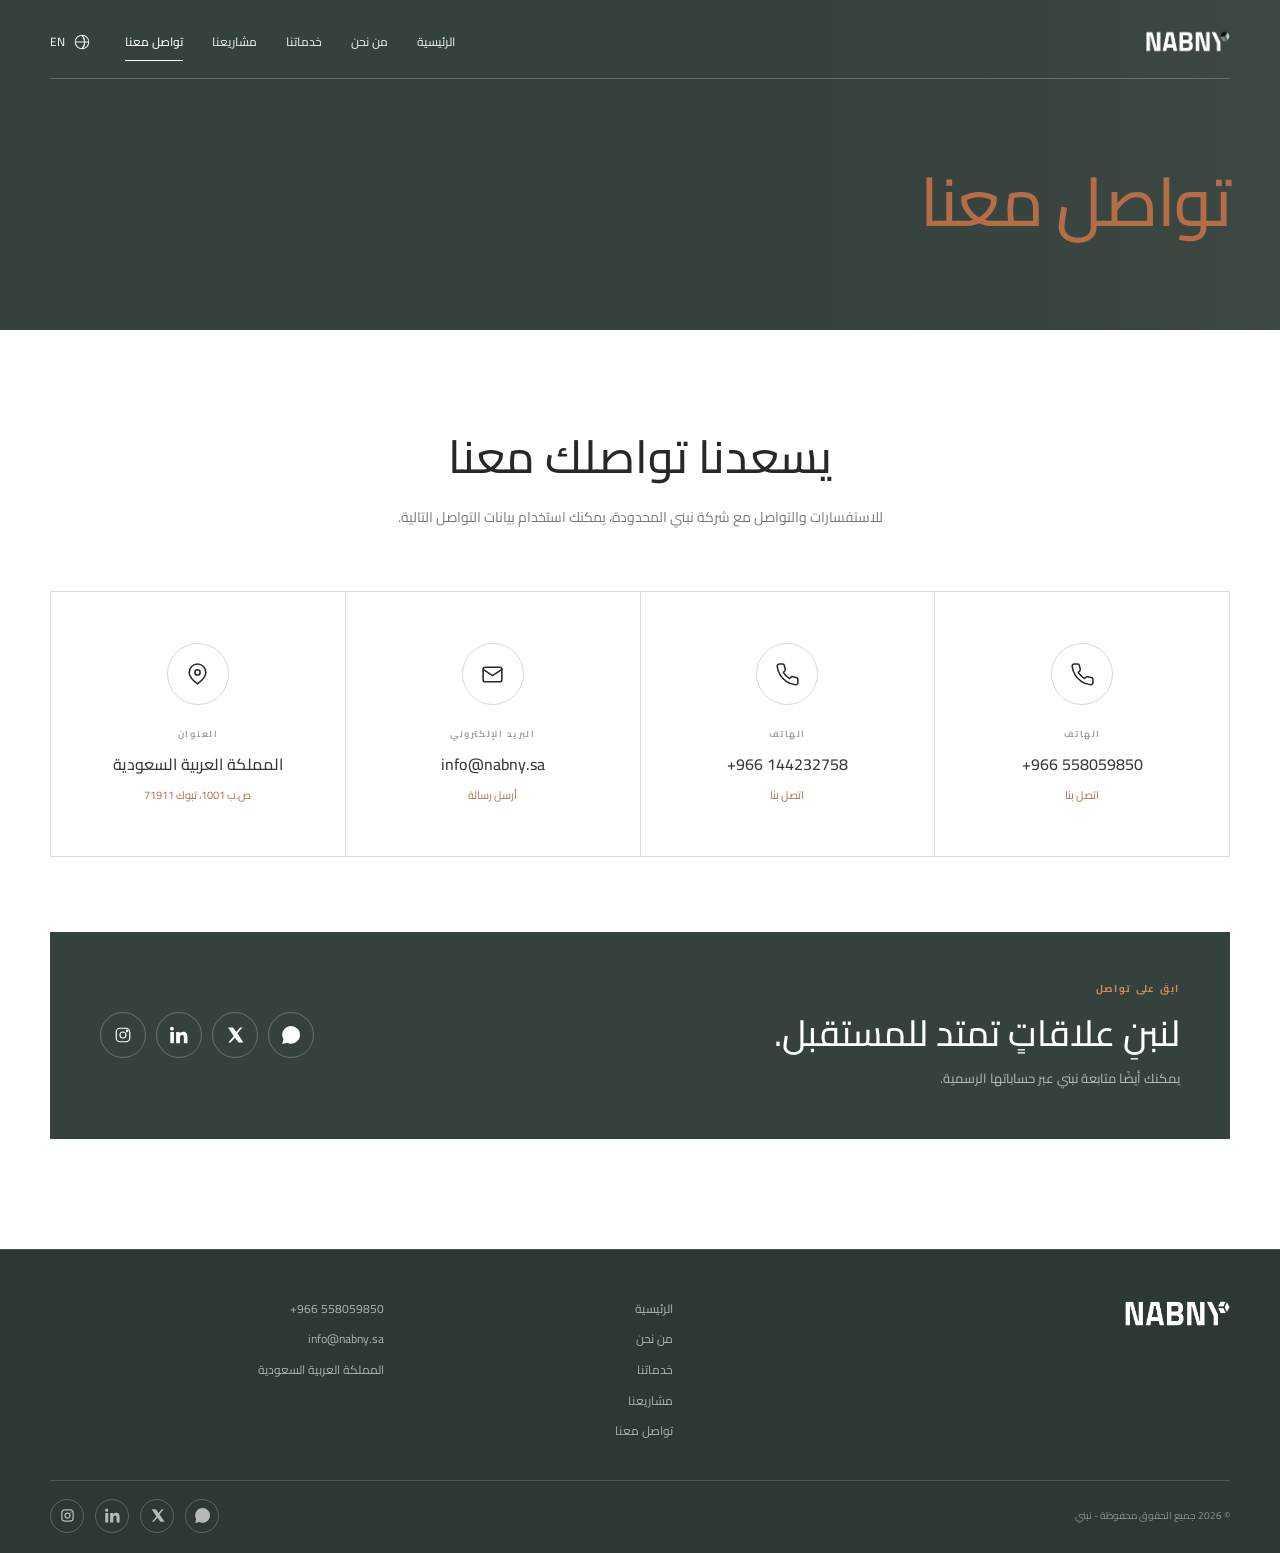
<file: nabny-concept/contact.html>
<!DOCTYPE html>
<html lang="ar" dir="rtl">

<head>

    <meta charset="UTF-8">
    <meta name="viewport" content="width=device-width, initial-scale=1.0">

    <title>تواصل معنا | نبني المحدودة</title>

    <link rel="preconnect" href="https://fonts.googleapis.com">
    <link rel="preconnect" href="https://fonts.gstatic.com" crossorigin>

    <link
        href="https://fonts.googleapis.com/css2?family=Cairo:wght@300;400;500;600;700&display=swap"
        rel="stylesheet"
    >

    <link rel="stylesheet" href="style.css">
    <link rel="stylesheet" href="contact.css">

</head>


<body class="contact-page">


<!-- =========================
     HEADER
========================= -->

<header class="site-header contact-header">

    <div class="container header-inner">

        <a href="index.html" class="brand">

            <img
                src="assets/logo/nabny-logo.png"
                alt="نبني المحدودة"
            >

        </a>


        <nav class="main-nav">

            <a
                href="index.html"
                data-ar="الرئيسية"
                data-en="Home"
            >
                الرئيسية
            </a>

            <a
                href="about.html"
                data-ar="من نحن"
                data-en="About"
            >
                من نحن
            </a>

            <a
                href="services.html"
                data-ar="خدماتنا"
                data-en="Services"
            >
                خدماتنا
            </a>

            <a
                href="projects.html"
                data-ar="مشاريعنا"
                data-en="Projects"
            >
                مشاريعنا
            </a>

            <a
                class="active"
                href="contact.html"
                data-ar="تواصل معنا"
                data-en="Contact"
            >
                تواصل معنا
            </a>

        </nav>


        <button
            class="language-switch"
            id="contactLanguageToggle"
            type="button"
            aria-label="Change language"
        >

            <svg
                class="language-globe"
                viewBox="0 0 24 24"
                aria-hidden="true"
            >

                <circle
                    cx="12"
                    cy="12"
                    r="9"
                ></circle>

                <path d="M3 12h18"></path>

                <path d="M12 3c2.4 2.5 3.7 5.5 3.7 9s-1.3 6.5-3.7 9"></path>

                <path d="M12 3c2.4 2.5 3.7 6.5 3.7 9s-1.3 6.5-3.7 9"></path>

            </svg>

            <span>EN</span>

        </button>

    </div>

</header>



<main>


<!-- =========================
     PAGE HERO
========================= -->

<section class="page-hero">

    <div class="container page-hero-content">

     

        <h1
            data-ar="تواصل معنا"
            data-en="Contact Us"
        >
            تواصل معنا
        </h1>

    </div>

</section>



<!-- =========================
     CONTACT INTRO
========================= -->

<section class="contact-section">

    <div class="container">


        <div class="contact-intro">

           


            <h2
                data-ar="يسعدنا تواصلك معنا "
                data-en="We'd be pleased to hear from you."
            >
                يسعدنا تواصلك معنا.
            </h2>


            <p
                data-ar="للاستفسارات والتواصل مع شركة نبني المحدودة، يمكنك استخدام بيانات التواصل التالية."
                data-en="For inquiries and to get in touch with Nabny Limited Company, you can use the contact details below."
            >
                للاستفسارات والتواصل مع شركة نبني المحدودة، يمكنك استخدام بيانات التواصل التالية.
            </p>

        </div>



        <!-- =========================
             CONTACT CARDS
        ========================= -->

        <div class="contact-grid">


            <!-- PHONE -->

            <a
                class="contact-card"
                href="tel:+966558059850"
            >

                <div class="contact-icon">

                    <svg viewBox="0 0 24 24">

                        <path d="M22 16.9v3a2 2 0 0 1-2.2 2 19.8 19.8 0 0 1-8.6-3.1 19.5 19.5 0 0 1-6-6A19.8 19.8 0 0 1 2.1 4.2 2 2 0 0 1 4.1 2h3a2 2 0 0 1 2 1.7c.1 1 .4 2 .7 2.8a2 2 0 0 1-.5 2.1L8 9.9a16 16 0 0 0 6 6l1.3-1.3a2 2 0 0 1 2.1-.5c.9.3 1.8.6 2.8.7A2 2 0 0 1 22 16.9Z"></path>

                    </svg>

                </div>


                <span class="contact-card-label"
                      data-ar="الهاتف"
                      data-en="PHONE">
                    الهاتف
                </span>


                <strong dir="ltr">
                    +966 558059850
                </strong>


                <span
                    class="contact-card-action"
                    data-ar="اتصل بنا"
                    data-en="Call us"
                >
                    اتصل بنا
                </span>

            </a>



            <!-- SECOND PHONE -->

            <a
                class="contact-card"
                href="tel:+966144232758"
            >

                <div class="contact-icon">

                    <svg viewBox="0 0 24 24">

                        <path d="M22 16.9v3a2 2 0 0 1-2.2 2 19.8 19.8 0 0 1-8.6-3.1 19.5 19.5 0 0 1-6-6A19.8 19.8 0 0 1 2.1 4.2 2 2 0 0 1 4.1 2h3a2 2 0 0 1 2 1.7c.1 1 .4 2 .7 2.8a2 2 0 0 1-.5 2.1L8 9.9a16 16 0 0 0 6 6l1.3-1.3a2 2 0 0 1 2.1-.5c.9.3 1.8.6 2.8.7A2 2 0 0 1 22 16.9Z"></path>

                    </svg>

                </div>


                <span
                    class="contact-card-label"
                    data-ar="الهاتف"
                    data-en="PHONE"
                >
                    الهاتف
                </span>


                <strong dir="ltr">
                    +966 144232758
                </strong>


                <span
                    class="contact-card-action"
                    data-ar="اتصل بنا"
                    data-en="Call us"
                >
                    اتصل بنا
                </span>

            </a>



            <!-- EMAIL -->

            <a
                class="contact-card"
                href="mailto:info@nabny.sa"
            >

                <div class="contact-icon">

                    <svg viewBox="0 0 24 24">

                        <rect
                            x="3"
                            y="5"
                            width="18"
                            height="14"
                            rx="2"
                        ></rect>

                        <path d="m3 7 9 6 9-6"></path>

                    </svg>

                </div>


                <span
                    class="contact-card-label"
                    data-ar="البريد الإلكتروني"
                    data-en="EMAIL"
                >
                    البريد الإلكتروني
                </span>


                <strong dir="ltr">
                    info@nabny.sa
                </strong>


                <span
                    class="contact-card-action"
                    data-ar="أرسل رسالة"
                    data-en="Send an email"
                >
                    أرسل رسالة
                </span>

            </a>



            <!-- LOCATION -->

            <div class="contact-card">

                <div class="contact-icon">

                    <svg viewBox="0 0 24 24">

                        <path d="M20 10c0 5-8 11-8 11S4 15 4 10a8 8 0 1 1 16 0Z"></path>

                        <circle
                            cx="12"
                            cy="10"
                            r="2.5"
                        ></circle>

                    </svg>

                </div>


                <span
                    class="contact-card-label"
                    data-ar="العنوان"
                    data-en="ADDRESS"
                >
                    العنوان
                </span>


                <strong
                    data-ar="المملكة العربية السعودية"
                    data-en="Kingdom of Saudi Arabia"
                >
                    المملكة العربية السعودية
                </strong>


                <span
                    class="contact-card-action"
                    data-ar="ص.ب 1001، تبوك 71911"
                    data-en="P.O. Box 1001, Tabuk 71911"
                >
                    ص.ب 1001، تبوك 71911
                </span>

            </div>


        </div>



        <!-- =========================
             BOTTOM CONTACT AREA
        ========================= -->

        <div class="contact-bottom">


            <div class="contact-message">

                <span
                    class="contact-label"
                    data-ar="ابقَ على تواصل"
                    data-en="STAY CONNECTED"
                >
                    ابقَ على تواصل
                </span>


                <h3
                    data-ar="لنبنِ علاقاتٍ تمتد للمستقبل."
                    data-en="Let's build relationships for the future."
                >
                    لنبنِ علاقاتٍ تمتد للمستقبل.
                </h3>


                <p
                    data-ar="يمكنك أيضًا متابعة نبني عبر حساباتها الرسمية."
                    data-en="You can also follow Nabny through its official social channels."
                >
                    يمكنك أيضًا متابعة نبني عبر حساباتها الرسمية.
                </p>

            </div>



            <div class="contact-social">


                <!-- WhatsApp -->

                <a
                    href="https://wa.me/966554544193"
                    target="_blank"
                    rel="noopener noreferrer"
                    aria-label="WhatsApp"
                >

                    <svg viewBox="0 0 24 24">

                        <path d="M20.5 3.5A11.8 11.8 0 0 0 12.1 0C5.6 0 .3 5.3.3 11.8c0 2.1.6 4.1 1.6 5.9L.2 24l6.5-1.7c1.7.9 3.5 1.3 5.4 1.3h.1c6.5 0 11.8-5.3 11.8-11.8 0-3.2-1.3-6.1-3.5-8.3Z"></path>

                    </svg>

                </a>



                <!-- X -->

                <a
                    href="https://x.com/nabnysa?s=11"
                    target="_blank"
                    rel="noopener noreferrer"
                    aria-label="X"
                >

                    <svg viewBox="0 0 24 24">

                        <path d="M18.9 2H22l-6.8 7.8L23.2 22h-6.3l-5-6.5L6.2 22H3.1l7.2-8.3L2.8 2h6.4l4.5 5.9L18.9 2Z"></path>

                    </svg>

                </a>



                <!-- LinkedIn -->

                <a
                    href="https://www.linkedin.com/company/%D8%B4%D8%B1%D9%83%D8%A9-%D9%86%D8%A8%D9%86%D9%8A-%D8%A7%D9%84%D9%85%D8%AD%D8%AF%D9%88%D8%AF%D8%A9/"
                    target="_blank"
                    rel="noopener noreferrer"
                    aria-label="LinkedIn"
                >

                    <svg viewBox="0 0 24 24">

                        <path d="M5.2 3.5A2.5 2.5 0 1 1 0 3.5a2.5 2.5 0 0 1 5.2 0ZM.4 8h4.8v15H.4V8Zm7.8 0h4.6v2.1h.1c.6-1.1 2.2-2.4 4.6-2.4 4.9 0 5.8 3.2 5.8 7.4V23h-4.8v-7c0-1.7 0-3.9-2.4-3.9s-2.8 1.9-2.8 3.8V23H8.2V8Z"></path>

                    </svg>

                </a>



                <!-- Instagram -->

                <a
                    href="https://www.instagram.com/nabnysa?stkn=cW83aHBlOGZkM2g="
                    target="_blank"
                    rel="noopener noreferrer"
                    aria-label="Instagram"
                >

                    <svg viewBox="0 0 24 24">

                        <rect
                            x="3"
                            y="3"
                            width="18"
                            height="18"
                            rx="5"
                        ></rect>

                        <circle
                            cx="12"
                            cy="12"
                            r="4"
                        ></circle>

                        <circle
                            cx="17.5"
                            cy="6.5"
                            r="1"
                            class="instagram-dot"
                        ></circle>

                    </svg>

                </a>

            </div>

        </div>


    </div>

</section>



<!-- =========================
     FOOTER
========================= -->

<footer class="site-footer">

    <div class="container">

        <div class="footer-main">


            <div class="footer-brand">

                <img
                    src="assets/logo/nabny-logo.png"
                    alt="نبني المحدودة"
                >

            </div>


            <div class="footer-links">

                <a
                    href="index.html"
                    data-ar="الرئيسية"
                    data-en="Home"
                >
                    الرئيسية
                </a>

                <a
                    href="about.html"
                    data-ar="من نحن"
                    data-en="About"
                >
                    من نحن
                </a>

                <a
                    href="services.html"
                    data-ar="خدماتنا"
                    data-en="Services"
                >
                    خدماتنا
                </a>

                <a
                    href="projects.html"
                    data-ar="مشاريعنا"
                    data-en="Projects"
                >
                    مشاريعنا
                </a>

                <a
                    class="active"
                    href="contact.html"
                    data-ar="تواصل معنا"
                    data-en="Contact"
                >
                    تواصل معنا
                </a>

            </div>


            <div class="footer-contact">

                <a
                    href="tel:+966558059850"
                    dir="ltr"
                >
                    +966 558059850
                </a>

                <a
                    href="mailto:info@nabny.sa"
                    dir="ltr"
                >
                    info@nabny.sa
                </a>

                <span
                    data-ar="المملكة العربية السعودية"
                    data-en="Kingdom of Saudi Arabia"
                >
                    المملكة العربية السعودية
                </span>

            </div>

        </div>


        <div class="footer-bottom">

            <span
                class="footer-copy"
                data-ar="©️ 2026 جميع الحقوق محفوظة - نبني"
                data-en="©️ 2026 All Rights Reserved - Nabny"
            >
                ©️ 2026 جميع الحقوق محفوظة - نبني
            </span>


            <div class="footer-social">


                <a
                    href="https://wa.me/966554544193"
                    target="_blank"
                    rel="noopener noreferrer"
                    aria-label="WhatsApp"
                >

                    <svg viewBox="0 0 24 24">

                        <path d="M20.5 3.5A11.8 11.8 0 0 0 12.1 0C5.6 0 .3 5.3.3 11.8c0 2.1.6 4.1 1.6 5.9L.2 24l6.5-1.7c1.7.9 3.5 1.3 5.4 1.3h.1c6.5 0 11.8-5.3 11.8-11.8 0-3.2-1.3-6.1-3.5-8.3Z"></path>

                    </svg>

                </a>


                <a
                    href="https://x.com/nabnysa?s=11"
                    target="_blank"
                    rel="noopener noreferrer"
                    aria-label="X"
                >

                    <svg viewBox="0 0 24 24">

                        <path d="M18.9 2H22l-6.8 7.8L23.2 22h-6.3l-5-6.5L6.2 22H3.1l7.2-8.3L2.8 2h6.4l4.5 5.9L18.9 2Z"></path>

                    </svg>

                </a>


                <a
                    href="https://www.linkedin.com/company/%D8%B4%D8%B1%D9%83%D8%A9-%D9%86%D8%A8%D9%86%D9%8A-%D8%A7%D9%84%D9%85%D8%AD%D8%AF%D9%88%D8%AF%D8%A9/"
                    target="_blank"
                    rel="noopener noreferrer"
                    aria-label="LinkedIn"
                >

                    <svg viewBox="0 0 24 24">

                        <path d="M5.2 3.5A2.5 2.5 0 1 1 0 3.5a2.5 2.5 0 0 1 5.2 0ZM.4 8h4.8v15H.4V8Zm7.8 0h4.6v2.1h.1c.6-1.1 2.2-2.4 4.6-2.4 4.9 0 5.8 3.2 5.8 7.4V23h-4.8v-7c0-1.7 0-3.9-2.4-3.9s-2.8 1.9-2.8 3.8V23H8.2V8Z"></path>

                    </svg>

                </a>


                <a
                    href="https://www.instagram.com/nabnysa?stkn=cW83aHBlOGZkM2g="
                    target="_blank"
                    rel="noopener noreferrer"
                    aria-label="Instagram"
                >

                    <svg viewBox="0 0 24 24">

                        <rect
                            x="3"
                            y="3"
                            width="18"
                            height="18"
                            rx="5"
                        ></rect>

                        <circle
                            cx="12"
                            cy="12"
                            r="4"
                        ></circle>

                        <circle
                            cx="17.5"
                            cy="6.5"
                            r="1"
                            class="instagram-dot"
                        ></circle>

                    </svg>

                </a>

            </div>

        </div>

    </div>

</footer>


</main>


<script src="contact.js"></script>

</body>

</html>
</file>
<file: nabny-concept/style.css>
@import url('https://fonts.googleapis.com/css2?family=Cairo:wght@300;400;500;600;700&display=swap');

:root{
--green:#4a5651;
--green-dark:#35413c;
--green-soft:#e9eeeb;
--orange:#b46d47;
--text:#252a28;
--muted:#747b78;
--cream:#f5f5f1;
--white:#fff;
--line:#dedfdb;
--container:1180px
}

*{
margin:0;
padding:0;
box-sizing:border-box
}

html{
scroll-behavior:smooth
}

body{
font-family:"Cairo",sans-serif;
color:var(--text);
background:var(--white);
line-height:1.8;
overflow-x:hidden
}

img{
display:block;
max-width:100%
}

a{
text-decoration:none;
color:inherit
}

button{
font:inherit
}

.container{
width:min(calc(100% - 48px),var(--container));
margin:auto
}

.section{
padding:90px 0
}


/* HEADER */

.site-header{
position:absolute;
top:0;
left:0;
right:0;
z-index:20;
padding:27px 0;
color:var(--white)
}

.internal-header{
position:relative;
background:var(--white);
color:var(--text);
border-bottom:1px solid var(--line)
}

.header-inner{
position:relative;
display:flex;
align-items:center;
gap:34px;
padding-bottom:22px
}

.site-header .header-inner:after{
content:"";
position:absolute;
left:0;
right:0;
bottom:0;
height:1px;
background:rgba(255,255,255,.2)
}

.internal-header .header-inner:after{
background:var(--line)
}

.brand{
display:flex;
align-items:center;
flex-shrink:0
}

.brand img{
width:84px;
height:auto
}

.main-nav{
display:flex;
align-items:center;
gap:29px;
margin-right:auto
}

.main-nav a{
position:relative;
font-size:12px;
font-weight:500;
opacity:.88;
transition:.3s
}

.main-nav a:hover,
.main-nav a.active{
opacity:1
}

.main-nav a:after{
content:"";
position:absolute;
right:0;
bottom:-8px;
width:0;
height:1px;
background:currentColor;
transition:.3s
}

.main-nav a:hover:after,
.main-nav a.active:after{
width:100%
}

.language-switch{
border:0;
background:transparent;
color:inherit;
cursor:pointer;
display:inline-flex;
align-items:center;
gap:8px;
font-family:inherit;
font-size:12px;
font-weight:500;
padding:4px 0;
opacity:.9
}

.language-globe{
width:18px;
height:18px;
fill:none;
stroke:currentColor;
stroke-width:1.4
}


/* HERO */

.hero{
position:relative;
min-height:760px;
display:flex;
align-items:center;
overflow:hidden;
color:var(--white);
background:var(--green-dark)
}

.hero-image{
position:absolute;
inset:0;
width:100%;
height:100%;
object-fit:cover;
filter:saturate(.9) contrast(.92) brightness(.88);
transform:scale(1.01)
}

.hero-overlay{
position:absolute;
inset:0;
background:linear-gradient(
90deg,
rgba(39,52,47,.88) 0%,
rgba(53,65,60,.68) 46%,
rgba(53,65,60,.42) 100%
)
}

.hero:after{
content:"";
position:absolute;
inset:0;
background:linear-gradient(
0deg,
rgba(25,35,31,.25),
transparent 42%
);
pointer-events:none
}

.hero-content{
position:relative;
z-index:2;
max-width:780px;
padding-top:100px
}

.eyebrow{
display:inline-block;
margin-bottom:20px;
font-size:10px;
letter-spacing:3px;
font-weight:600;
color:rgba(255,255,255,.8)
}

.hero h1{
font-size:clamp(58px,8vw,94px);
line-height:1.05;
font-weight:500;
letter-spacing:-3px
}

.hero-subtitle{
max-width:680px;
margin-top:25px;
font-size:14px;
color:rgba(255,255,255,.78)
}

.hero-link{
display:inline-flex;
align-items:center;
gap:13px;
margin-top:34px;
padding-bottom:8px;
border-bottom:1px solid rgba(255,255,255,.7);
font-size:12px;
transition:.3s
}

.hero-link:hover{
gap:20px
}


/* GENERAL */

.section-label{
display:block;
color:var(--orange);
font-size:15px;
letter-spacing:1.5px;
font-weight:700;
text-transform:uppercase
}

.section-title{
margin-top:10px;
font-size:clamp(38px,4.3vw,56px);
line-height:1.25;
font-weight:500;
letter-spacing:-1px
}

.text-link{
display:inline-flex;
align-items:center;
gap:12px;
font-size:12px;
font-weight:600;
color:var(--green);
transition:.3s
}

.text-link:hover{
gap:18px
}


/* ABOUT */

.about-home{
padding:105px 0 85px
}

.about-home-grid{
display:grid;
grid-template-columns:.8fr 1.2fr;
gap:110px;
align-items:start
}

.about-home-copy{
max-width:720px
}

.about-lead{
font-size:20px;
line-height:2
}

.about-home-copy>p:not(.about-lead){
margin-top:20px;
color:var(--muted);
font-size:13px;
line-height:2
}

.about-home-copy .text-link{
margin-top:25px
}


/* PROJECT GALLERY */

.project-gallery-section{
padding:10px 0 90px;
background:var(--white)
}

.gallery-heading{
width:min(calc(100% - 48px),var(--container));
margin:0 auto 32px;
display:flex;
align-items:end;
justify-content:space-between;
gap:30px
}

.project-gallery{
position:relative;
overflow:hidden;
width:100%
}

.gallery-controls{
position:absolute;
z-index:5;
top:50%;
left:40px;
right:40px;
transform:translateY(-50%);
display:flex;
align-items:center;
justify-content:space-between;
pointer-events:none
}

.gallery-btn{
width:50px;
height:50px;
border:1px solid rgba(255,255,255,.65);
background:rgba(255,255,255,.94);
color:var(--green);
border-radius:50%;
cursor:pointer;
display:grid;
place-items:center;
box-shadow:0 8px 24px rgba(0,0,0,.12);
transition:.3s;
pointer-events:auto
}

.gallery-btn:hover{
background:var(--green);
color:var(--white);
border-color:var(--green);
transform:scale(1.04)
}

.gallery-track{
display:flex;
transition:transform .65s cubic-bezier(.22,.61,.36,1);
direction:ltr
}

.gallery-slide{
min-width:100%;
height:470px;
padding:0 24px
}

.gallery-slide img{
width:100%;
height:100%;
object-fit:cover;
object-position:center
}

.gallery-slide:first-child img{
object-position:center
}


/* METRICS */

.metrics-section{
padding:92px 0;
background:var(--green-dark);
color:var(--white);
overflow:hidden
}

.metrics-header{
display:flex;
align-items:end;
justify-content:space-between;
gap:50px;
margin-bottom:42px
}

.metrics-header .section-label{
color:#d7b39f
}

.metrics-header h2{
margin-top:9px;
font-size:clamp(32px,4vw,48px);
font-weight:500;
line-height:1.2;
color:var(--white)
}

.metrics-header p{
max-width:420px;
color:rgba(255,255,255,.62);
font-size:13px
}

.metrics-grid{
display:grid;
grid-template-columns:repeat(4,1fr);
border-top:1px solid rgba(255,255,255,.16);
border-bottom:1px solid rgba(255,255,255,.16)
}

.metric-card{
position:relative;
padding:34px 25px 36px;
text-align:center;
transition:
transform .35s ease,
background .35s ease
}

.metric-card+.metric-card{
border-right:1px solid rgba(255,255,255,.16)
}

.metric-card:hover{
background:rgba(255,255,255,.035);
transform:translateY(-3px)
}

.metric-icon{
width:54px;
height:54px;
margin:0 auto 22px;
border:1px solid rgba(180,109,71,.58);
border-radius:50%;
display:grid;
place-items:center;
color:#d18a62;
background:rgba(180,109,71,.08)
}

.metric-icon svg{
width:23px;
height:23px;
fill:none;
stroke:currentColor;
stroke-width:1.45;
stroke-linecap:round;
stroke-linejoin:round
}

.metric-card strong{
display:flex;
align-items:baseline;
justify-content:center;
gap:2px;
direction:ltr;
font-size:clamp(43px,5vw,67px);
line-height:1;
font-weight:500;
letter-spacing:-2px;
color:var(--white)
}

.metric-number-value{
color:var(--white);
font-size:1em
}

.metric-number-plus{
color:#d18a62;
font-size:.52em;
font-weight:500;
letter-spacing:0
}

.metric-card>span:not(.metric-number-value):not(.metric-number-plus){
display:block;
margin-top:13px;
color:rgba(255,255,255,.67);
font-size:12px
}


/* CLIENTS */

.clients-section{
padding:88px 0 0
}

.clients-heading{
margin-bottom:36px
}

.clients-marquee{
width:100%;
overflow:hidden
}

.clients-track{
display:flex;
align-items:center;
width:max-content;
animation:marquee 28s linear infinite;
will-change:transform
}

.client-logo{
width:180px;
height:105px;
margin-right:16px;
display:flex;
align-items:center;
justify-content:center;
border:1px solid var(--line);
background:var(--white);
flex-shrink:0
}

.client-logo img{
max-width:125px;
max-height:62px;
object-fit:contain
}



/* CLOSING */

.home-closing{
padding:110px 0 120px;
background:var(--cream);
text-align:center
}

.home-closing h2{
margin-top:12px;
font-size:clamp(42px,6vw,70px);
line-height:1.15;
font-weight:500
}

.cta-button{
display:inline-flex;
align-items:center;
gap:14px;
margin-top:28px;
padding:14px 25px;
background:var(--green);
color:var(--white);
font-size:12px;
transition:.3s
}

.cta-button:hover{
gap:21px;
background:var(--green-dark)
}


/* INTERNAL PAGES */

.internal-hero{
padding:120px 0 78px;
background:var(--cream)
}

.internal-hero h1{
font-size:clamp(42px,6vw,70px);
line-height:1.1;
font-weight:600
}

.internal-hero p{
max-width:650px;
margin-top:16px;
color:var(--muted);
font-size:15px
}

.vision-grid{
display:grid;
grid-template-columns:.9fr 1.1fr;
gap:110px
}

.vision-grid h2{
margin-top:15px;
font-size:clamp(30px,4vw,46px);
font-weight:400
}

.vision-grid p{
margin-top:15px;
color:var(--muted);
font-size:14px;
line-height:2.1
}

.focus-section,
.sectors-section{
background:var(--cream)
}

.focus-grid{
display:grid;
grid-template-columns:repeat(3,1fr);
border-top:1px solid var(--line);
border-right:1px solid var(--line)
}

.focus-card{
min-height:190px;
padding:28px;
border-left:1px solid var(--line);
border-bottom:1px solid var(--line)
}

.focus-card h3,
.sector-item h3{
font-size:18px;
font-weight:500
}

.focus-card p{
margin-top:12px;
color:var(--muted);
font-size:12px;
line-height:2
}

.values-grid{
display:grid;
grid-template-columns:repeat(3,1fr);
border-top:1px solid var(--line)
}

.value-item{
padding:30px 24px;
border-bottom:1px solid var(--line)
}

.value-item:not(:nth-child(3n+1)){
border-right:1px solid var(--line)
}

.value-item h3{
font-size:18px;
font-weight:500
}

.sectors-grid{
display:grid;
grid-template-columns:repeat(2,1fr);
gap:15px
}

.sector-item{
padding:28px;
background:var(--white);
border:1px solid var(--line)
}

.sector-item p{
margin-top:10px;
color:var(--muted);
font-size:12px
}


/* SERVICES */

.services-page-grid{
display:grid;
grid-template-columns:repeat(2,1fr);
gap:16px
}

.service-large-card{
min-height:230px;
padding:32px;
background:var(--cream);
border:1px solid var(--line);
transition:.3s
}

.service-large-card:hover{
background:var(--white);
border-color:#c8ccc8
}

.service-number{
display:none
}

.service-large-card h3{
font-size:23px;
font-weight:500
}

.service-large-card p{
margin-top:13px;
color:var(--muted);
font-size:13px;
line-height:2
}


/* PROJECTS */

.projects-page-grid{
display:grid;
grid-template-columns:repeat(2,minmax(0,1fr));
gap:45px 28px
}

.project-detail-card.project-wide{
grid-column:1/-1
}

.project-detail-image{
height:400px;
overflow:hidden;
background:var(--cream)
}

.project-wide .project-detail-image{
height:480px
}

.project-detail-image img{
width:100%;
height:100%;
object-fit:cover;
transition:filter .3s
}

.project-detail-card:hover img{
filter:brightness(.94)
}

.project-detail-content{
padding-top:20px
}

.project-category{
display:block;
margin-bottom:6px;
color:var(--orange);
font-size:10px;
font-weight:700
}

.project-detail-content h3{
font-size:21px;
font-weight:500
}

.project-detail-content p,
.project-location{
color:var(--muted);
font-size:12px
}

.projects-closing{
padding:100px 0;
background:var(--cream)
}

.projects-closing h2{
font-size:clamp(38px,6vw,68px);
font-weight:400
}


/* CONTACT */

.contact-info-grid{
display:grid;
grid-template-columns:repeat(3,1fr);
border-top:1px solid var(--line)
}

.contact-info-card{
padding:32px 28px;
border-bottom:1px solid var(--line)
}

.contact-info-card:not(:first-child){
border-right:1px solid var(--line)
}

.contact-info-card a{
display:block;
margin-top:16px;
font-size:17px;
font-weight:500;
direction:ltr;
unicode-bidi:isolate
}

.contact-info-card p{
margin-top:15px;
color:var(--muted);
font-size:13px
}

.contact-final{
padding:115px 0;
background:var(--green-dark);
color:var(--white);
text-align:center
}

.contact-final .section-label{
color:#d7b39f
}

.contact-final h2{
margin-top:10px;
font-size:clamp(46px,7vw,80px);
font-weight:500
}

.contact-final p{
margin-top:12px;
color:rgba(255,255,255,.65)
}

.contact-button{
display:inline-flex;
align-items:center;
gap:14px;
margin-top:28px;
padding:14px 25px;
background:var(--white);
color:var(--green-dark);
font-size:12px;
transition:.3s
}

.contact-button:hover{
gap:21px
}


/* FOOTER */

.site-footer{
padding:72px 0 28px;
background:var(--green-dark);
color:var(--white)
}

.footer-main{
display:grid;
grid-template-columns:1.5fr .7fr 1fr;
gap:80px;
padding-bottom:62px
}

.footer-brand img{
width:130px;
filter:brightness(0) invert(1)
}

.footer-links,
.footer-contact{
display:flex;
flex-direction:column;
gap:9px
}

.footer-links a,
.footer-contact a,
.footer-contact span{
width:fit-content;
color:rgba(255,255,255,.62);
font-size:12px;
transition:.3s
}

.footer-links a:hover,
.footer-contact a:hover{
color:var(--white)
}

.footer-contact a{
direction:ltr;
unicode-bidi:isolate
}

.footer-bottom{
padding-top:24px;
border-top:1px solid rgba(255,255,255,.15);
display:flex;
align-items:center;
justify-content:space-between;
gap:25px
}

.footer-copy{
color:rgba(255,255,255,.46);
font-size:10px
}

.footer-social{
display:flex;
align-items:center;
gap:11px
}

.footer-social a{
width:37px;
height:37px;
display:flex;
align-items:center;
justify-content:center;
border:1px solid rgba(255,255,255,.22);
border-radius:50%;
color:rgba(255,255,255,.65);
transition:.3s
}

.footer-social a:hover{
color:var(--white);
border-color:var(--white);
transform:translateY(-3px)
}

.footer-social svg{
width:17px;
height:17px;
fill:currentColor
}

.footer-social rect{
fill:none;
stroke:currentColor;
stroke-width:2
}

.footer-social circle{
fill:none;
stroke:currentColor;
stroke-width:2
}

.footer-social .instagram-dot{
fill:currentColor;
stroke:none
}


/* SCROLL REVEAL */

.scroll-reveal{
opacity:0;
transform:translateY(38px);
transition:
opacity .75s ease,
transform .75s cubic-bezier(.22,.61,.36,1)
}

.scroll-reveal.is-visible{
opacity:1;
transform:translateY(0)
}


/* RESPONSIVE */

@media(max-width:1000px){

.main-nav{
gap:18px
}

.about-home-grid,
.vision-grid{
gap:55px
}

.metrics-grid{
grid-template-columns:repeat(2,1fr)
}

.metric-card:nth-child(3),
.metric-card:nth-child(4){
border-top:1px solid rgba(255,255,255,.18)
}

.focus-grid{
grid-template-columns:repeat(2,1fr)
}

.footer-main{
gap:45px
}

}


@media(max-width:750px){

.container{
width:min(calc(100% - 32px),var(--container))
}

.section{
padding:75px 0
}

.site-header{
padding:20px 0
}

.header-inner{
flex-wrap:wrap;
padding-bottom:16px
}

.brand img{
width:80px
}

.main-nav{
order:3;
width:100%;
overflow-x:auto;
justify-content:flex-start;
gap:20px;
padding-top:8px;
scrollbar-width:none
}

.main-nav::-webkit-scrollbar{
display:none
}

.main-nav a{
white-space:nowrap;
font-size:11px
}

.language-switch{
margin-right:auto
}

.hero{
min-height:680px
}

.hero-image{
filter:saturate(.95) contrast(.94) brightness(.82)
}

.hero-overlay{
background:linear-gradient(
90deg,
rgba(39,52,47,.91),
rgba(53,65,60,.70)
)
}

.hero-content{
padding-top:115px
}

.hero h1{
font-size:50px;
letter-spacing:-1.5px
}

.hero-subtitle{
font-size:13px
}

.about-home{
padding:80px 0
}

.about-home-grid,
.vision-grid{
grid-template-columns:1fr;
gap:28px
}

.about-lead{
font-size:18px
}

.gallery-heading{
width:min(calc(100% - 32px),var(--container));
align-items:flex-start
}

.gallery-slide{
height:320px;
padding:0 16px
}

.gallery-controls{
left:24px;
right:24px
}

.gallery-btn{
width:42px;
height:42px
}

.metrics-header{
align-items:flex-start;
flex-direction:column;
gap:18px
}

.metrics-grid{
grid-template-columns:1fr 1fr
}

.metric-card{
padding:27px 14px
}

.metric-card:nth-child(2){
border-right:1px solid rgba(255,255,255,.18)
}

.metric-card:nth-child(3),
.metric-card:nth-child(4){
border-top:1px solid rgba(255,255,255,.18)
}

.clients-section{
padding-top:75px
}

.clients-heading{
margin-bottom:28px
}

.client-logo{
width:155px;
height:92px
}

.client-logo img{
max-width:108px
}

.home-closing{
padding:85px 0 95px
}

.focus-grid{
grid-template-columns:1fr
}

.values-grid{
grid-template-columns:1fr 1fr
}

.value-item{
border-right:none!important
}

.value-item:nth-child(even){
border-right:1px solid var(--line)!important
}

.sectors-grid,
.services-page-grid,
.projects-page-grid,
.contact-info-grid{
grid-template-columns:1fr
}

.project-detail-card.project-wide{
grid-column:auto
}

.project-detail-image,
.project-wide .project-detail-image{
height:300px
}

.contact-info-card:not(:first-child){
border-right:none
}

.footer-main{
grid-template-columns:1fr;
gap:38px
}

.footer-bottom{
align-items:flex-start;
flex-direction:column
}

}


@media(max-width:480px){

.hero{
min-height:650px
}

.hero h1{
font-size:44px
}

.section-title{
font-size:34px
}

.gallery-slide{
height:255px;
padding:0 12px
}

.metrics-grid{
grid-template-columns:1fr
}

.metric-card,
.metric-card:nth-child(2),
.metric-card:nth-child(3),
.metric-card:nth-child(4){
border-right:none;
border-top:1px solid rgba(255,255,255,.18)
}

.metric-card:first-child{
border-top:none
}

.values-grid{
grid-template-columns:1fr
}

.value-item:nth-child(even){
border-right:none!important
}

.project-detail-image,
.project-wide .project-detail-image{
height:260px
}

}
/* =========================
   INTERNAL PAGE HERO TITLE
========================= */

.page-hero h1 {
    color: var(--orange);
}
/* =========================
   INTERNAL PAGE HERO TITLE
========================= */

.page-hero h1 {
    color: #b46d47 !important;
}
.orange-title {
    color: #b46d47;
    font-size: clamp(38px, 4.3vw, 56px);
    line-height: 1.25;
    font-weight: 700;
}
</file>
<file: nabny-concept/about.css>
/* =====================================================
   NABNY - ABOUT PAGE ONLY
   This file affects about.html only.
===================================================== */

.about-page{
    background:#ffffff;
    color:#252a28;
}


/* =========================
   HEADER
========================= */

.about-header{
    position:absolute;
    background:transparent;
    color:#ffffff;
    border:0;
}

.about-header .header-inner:after{
    background:rgba(255,255,255,.22);
}

/* =========================
   SIMPLE PAGE HERO
========================= */

.page-hero{
    position:relative;
    min-height:330px;
    display:flex;
    align-items:center;
    background:#35413c;
    color:#ffffff;
    overflow:hidden;
}

.page-hero:after{
    content:"";
    position:absolute;
    top:0;
    right:0;
    width:38%;
    height:100%;
    background:linear-gradient(
        90deg,
        transparent,
        rgba(255,255,255,.035)
    );
    pointer-events:none;
}

.page-hero-content{
    position:relative;
    z-index:2;
    padding-top:72px;
}

.page-hero-label{
    display:block;
    margin-bottom:8px;
    color:#d18a62;
    font-size:10px;
    font-weight:700;
    letter-spacing:2px;
}

.page-hero h1{
    margin:0;
    color:#ffffff;
    font-size:clamp(46px,6vw,68px);
    line-height:1.15;
    font-weight:500;
    letter-spacing:-1.5px;
}

/* =========================
   GENERAL ABOUT
========================= */

.about-label{
    display:block;
    color:#b46d47;
    font-size:10px;
    font-weight:700;
    letter-spacing:1.5px;
}

.about-section-heading h2{
    margin-top:10px;
    max-width:650px;
    font-size:clamp(35px,4.5vw,55px);
    line-height:1.25;
    font-weight:500;
    letter-spacing:-1px;
}


/* =========================
   VISION + MISSION
========================= */

.about-intro{
    padding:110px 0;
    background:#ffffff;
}

.about-intro-grid{
    display:grid;
    grid-template-columns:.9fr 1.1fr;
    gap:110px;
    align-items:start;
}

.about-intro-title h2{
    margin-top:14px;
    max-width:520px;
    font-size:clamp(34px,4vw,52px);
    line-height:1.35;
    font-weight:500;
}

.about-mission{
    max-width:700px;
    padding-top:8px;
}

.about-mission p{
    margin-top:18px;
    color:#525956;
    font-size:18px;
    line-height:2.1;
}


/* =========================
   FOCUS
========================= */

.about-focus{
    padding:105px 0 115px;
    background:#35413c;
    color:#ffffff;
}

.about-focus .about-label{
    color:#d18a62;
}

.about-focus .about-section-heading h2{
    color:#ffffff;
}

.focus-cards{
    display:grid;
    grid-template-columns:repeat(3,1fr);
    margin-top:60px;
    border-top:1px solid rgba(255,255,255,.17);
    border-right:1px solid rgba(255,255,255,.17);
}

.focus-card{
    min-height:255px;
    padding:34px 30px;
    border-left:1px solid rgba(255,255,255,.17);
    border-bottom:1px solid rgba(255,255,255,.17);
    transition:.35s ease;
}

.focus-card:hover{
    background:rgba(255,255,255,.035);
    transform:translateY(-3px);
}

.focus-card h3{
    color:#d8dad8;
    font-size:22px;
    font-weight:500;
    line-height:1.4;
}

.focus-card p{
    margin-top:17px;
    color:rgba(255,255,255,.67);
    font-size:13px;
    line-height:2.1;
}


/* =========================
   VALUES
========================= */

.about-values{
    padding:110px 0 120px;
    background:#ffffff;
}

.values-heading{
    margin-bottom:55px;
}

.values-grid{
    display:grid;
    grid-template-columns:repeat(2,1fr);
    border-top:1px solid #dedfdb;
    border-right:1px solid #dedfdb;
}

.value-card{
    min-height:265px;
    padding:36px 34px;
    border-left:1px solid #dedfdb;
    border-bottom:1px solid #dedfdb;
    transition:.35s ease;
}

.value-card:hover{
    background:#f7f7f4;
}

.value-card h3{
    position:relative;
    display:inline-block;
    color:#59635f;
    font-size:24px;
    font-weight:600;
    line-height:1.4;
}

.value-card h3:after{
    content:"";
    position:absolute;
    right:0;
    bottom:-7px;
    width:38px;
    height:2px;
    background:#b46d47;
}

.value-card p{
    max-width:650px;
    margin-top:24px;
    color:#505653;
    font-size:14px;
    line-height:2.15;
}


/* =========================
   AREAS OF WORK
========================= */

.about-areas{
    padding:105px 0 115px;
    background:#f5f5f1;
}

.areas-grid{
    display:grid;
    grid-template-columns:repeat(2,1fr);
    gap:18px;
    margin-top:55px;
}

.area-card{
    min-height:285px;
    padding:36px 34px;
    background:#ffffff;
    border:1px solid #dedfdb;
    transition:.35s ease;
}

.area-card:hover{
    border-color:#c6cbc7;
    transform:translateY(-3px);
}

.area-card h3{
    color:#4a5651;
    font-size:24px;
    font-weight:600;
}

.area-card p{
    margin-top:18px;
    color:#626966;
    font-size:13px;
    line-height:2.15;
}


/* =========================
   FINAL
========================= */

.about-final{
    padding:110px 0 120px;
    background:#35413c;
    color:#ffffff;
    text-align:center;
}

.about-final .about-label{
    color:#d18a62;
}

.about-final h2{
    margin-top:13px;
    font-size:clamp(42px,6vw,68px);
    line-height:1.2;
    font-weight:500;
}

.about-cta{
    display:inline-flex;
    align-items:center;
    gap:14px;
    margin-top:30px;
    padding:14px 25px;
    background:#ffffff;
    color:#35413c;
    font-size:12px;
    transition:.3s ease;
}

.about-cta:hover{
    gap:21px;
}


/* =========================
   SCROLL REVEAL
========================= */

.about-reveal{
    opacity:0;
    transform:translateY(38px);
    transition:
        opacity .75s ease,
        transform .75s cubic-bezier(.22,.61,.36,1);
}

.about-reveal.is-visible{
    opacity:1;
    transform:translateY(0);
}

/* =========================
    ABOUT FOOTER REFINEMENT
 ========================= */

.about-page .site-footer{
    padding:48px 0 20px;
    background:#2d3834;
    border-top:1px solid rgba(255,255,255,.12);
}

.about-page .footer-main{
    gap:55px;
    padding-bottom:38px;
}

.about-page .footer-brand img{
    width:105px;
}

.about-page .footer-bottom{
    padding-top:18px;
}

.about-page .footer-social a{
    width:34px;
    height:34px;
}

.about-page .footer-social svg{
    width:15px;
    height:15px;
}
/* =========================
   RESPONSIVE
========================= */

@media(max-width:1000px){

    .about-intro-grid{
        gap:55px;
    }

    .focus-cards{
        grid-template-columns:repeat(2,1fr);
    }

}


@media(max-width:750px){
    .about-page .site-footer{
        padding:38px 0 18px;
    }

    .about-page .footer-main{
        gap:28px;
        padding-bottom:30px;
    }

    .about-page .footer-brand img{
        width:95px;
    }
    .page-hero{
        min-height:280px;
    }

    .page-hero-content{
        padding-top:75px;
    }

    .page-hero h1{
        font-size:46px;
    }

    .about-hero{
        min-height:570px;
    }

    .about-hero-content{
        padding-top:105px;
    }

    .about-hero h1{
        font-size:50px;
    }

    .about-intro{
        padding:80px 0;
    }

    .about-intro-grid{
        grid-template-columns:1fr;
        gap:35px;
    }

    .about-mission p{
        font-size:16px;
    }

    .about-focus{
        padding:80px 0;
    }

    .focus-cards{
        grid-template-columns:1fr;
        margin-top:40px;
    }

    .focus-card{
        min-height:auto;
        padding:30px 24px;
    }

    .about-values{
        padding:80px 0;
    }

    .values-grid{
        grid-template-columns:1fr;
        margin-top:35px;
    }

    .value-card{
        min-height:auto;
        padding:30px 24px;
    }

    .about-areas{
        padding:80px 0;
    }

    .areas-grid{
        grid-template-columns:1fr;
        margin-top:38px;
    }

    .area-card{
        min-height:auto;
        padding:30px 24px;
    }

    .about-final{
        padding:85px 0 95px;
    }

}


@media(max-width:480px){
    .page-hero{
        min-height:255px;
    }

    .page-hero-content{
        padding-top:70px;
    }

    .page-hero h1{
        font-size:40px;
    }

    .about-hero{
        min-height:540px;
    }

    .about-hero h1{
        font-size:44px;
    }

    .about-hero p{
        font-size:13px;
    }

    .about-section-heading h2{
        font-size:34px;
    }

    .about-intro-title h2{
        font-size:34px;
    }

    .focus-card h3,
    .value-card h3,
    .area-card h3{
        font-size:21px;
    }

}
</file>
<file: nabny-concept/contact.css>
/* =====================================================
   NABNY - CONTACT PAGE
===================================================== */


/* =========================
   PAGE
========================= */

.contact-page{
    background:#ffffff;
    color:#252a28;
}


/* =========================
   HEADER
========================= */

.contact-header{
    position:absolute;
    top:0;
    left:0;
    right:0;
    z-index:20;

    background:transparent;
    color:#ffffff;
}

.contact-header .header-inner:after{
    background:rgba(255,255,255,.22);
}


/* =========================
   PAGE HERO
========================= */

.contact-page .page-hero{
    position:relative;

    min-height:330px;

    display:flex;
    align-items:center;

    overflow:hidden;

    background:#35413c;
    color:#ffffff;
}

.contact-page .page-hero:after{
    content:"";

    position:absolute;

    top:0;
    right:0;

    width:38%;
    height:100%;

    background:
        linear-gradient(
            90deg,
            transparent,
            rgba(255,255,255,.035)
        );

    pointer-events:none;
}

.contact-page .page-hero-content{
    position:relative;
    z-index:2;

    padding-top:72px;
}

.contact-page .page-hero-label{
    display:block;

    margin-bottom:8px;

    color:#d18a62;

    font-size:10px;
    font-weight:700;

    letter-spacing:2px;
}

.contact-page .page-hero h1{
    margin:0;

    color:#ffffff;

    font-size:clamp(46px,6vw,68px);

    line-height:1.15;

    font-weight:500;

    letter-spacing:-1.5px;
}


/* =========================
   CONTACT SECTION
========================= */

.contact-section{
    padding:95px 0 110px;

    background:#ffffff;
}


/* =========================
   INTRO
========================= */

.contact-intro{
    max-width:720px;

    margin:0 auto 60px;

    text-align:center;
}

.contact-label{
    display:block;

    margin-bottom:12px;

    color:#b46d47;

    font-size:10px;

    font-weight:700;

    letter-spacing:1.7px;
}

.contact-intro h2{
    margin:0;

    color:#252a28;

    font-size:clamp(32px,4vw,46px);

    line-height:1.35;

    font-weight:500;
}

.contact-intro p{
    max-width:600px;

    margin:16px auto 0;

    color:#747b78;

    font-size:14px;

    line-height:2;
}


/* =========================
   CONTACT GRID
========================= */

.contact-grid{
    display:grid;

    grid-template-columns:
        repeat(4,minmax(0,1fr));

    border-top:1px solid #dedfdb;
    border-right:1px solid #dedfdb;
}


/* =========================
   CONTACT CARD
========================= */

.contact-card{
    min-height:265px;

    padding:38px 25px;

    display:flex;
    flex-direction:column;
    align-items:center;
    justify-content:center;

    text-align:center;

    text-decoration:none;

    background:#ffffff;

    color:#252a28;

    border-left:1px solid #dedfdb;
    border-bottom:1px solid #dedfdb;

    transition:
        background .35s ease,
        transform .35s ease;
}

.contact-card:hover{
    background:#f5f5f1;

    transform:translateY(-4px);
}


/* =========================
   ICON
========================= */

.contact-icon{
    width:62px;
    height:62px;

    margin-bottom:21px;

    display:grid;
    place-items:center;

    color:#252a28;

    border:1px solid #d6d9d6;

    border-radius:50%;

    transition:
        color .35s ease,
        border-color .35s ease,
        transform .35s ease;
}

.contact-icon svg{
    width:25px;
    height:25px;

    fill:none;

    stroke:currentColor;

    stroke-width:1.5;

    stroke-linecap:round;
    stroke-linejoin:round;
}

.contact-card:hover .contact-icon{
    color:#b46d47;

    border-color:#b46d47;

    transform:translateY(-3px);
}


/* =========================
   CARD TEXT
========================= */

.contact-card-label{
    display:block;

    margin-bottom:9px;

    color:#a0a5a2;

    font-size:9px;

    font-weight:700;

    letter-spacing:1.5px;
}

.contact-card strong{
    display:block;

    max-width:100%;

    color:#343a37;

    font-size:16px;

    line-height:1.7;

    font-weight:500;
}

.contact-card-action{
    display:block;

    margin-top:8px;

    color:#b46d47;

    font-size:11px;

    line-height:1.7;
}


/* =========================
   BOTTOM CONTACT
========================= */

.contact-bottom{
    margin-top:75px;

    padding:48px 50px;

    display:flex;

    align-items:center;

    justify-content:space-between;

    gap:40px;

    background:#35413c;

    color:#ffffff;
}

.contact-message{
    max-width:650px;
}

.contact-message .contact-label{
    color:#d18a62;

    margin-bottom:10px;
}

.contact-message h3{
    margin:0;

    color:#ffffff;

    font-size:clamp(25px,3vw,36px);

    line-height:1.4;

    font-weight:500;
}

.contact-message p{
    margin:9px 0 0;

    color:rgba(255,255,255,.65);

    font-size:13px;
}


/* =========================
   SOCIAL
========================= */

.contact-social{
    display:flex;

    align-items:center;

    gap:10px;

    flex-shrink:0;
}

.contact-social a{
    width:46px;
    height:46px;

    display:grid;
    place-items:center;

    color:#ffffff;

    border:1px solid rgba(255,255,255,.25);

    border-radius:50%;

    transition:
        background .3s ease,
        border-color .3s ease,
        color .3s ease,
        transform .3s ease;
}

.contact-social a:hover{
    background:#b46d47;

    border-color:#b46d47;

    transform:translateY(-3px);
}

.contact-social svg{
    width:18px;
    height:18px;

    fill:currentColor;

    stroke:none;
}

.contact-social a:last-child svg{
    fill:none;

    stroke:currentColor;

    stroke-width:1.6;
}


/* =========================
   FOOTER
========================= */

.contact-page .site-footer{
    padding:48px 0 20px;

    background:#2d3834;

    border-top:1px solid rgba(255,255,255,.12);
}

.contact-page .footer-main{
    gap:55px;

    padding-bottom:38px;
}

.contact-page .footer-brand img{
    width:105px;
}

.contact-page .footer-bottom{
    padding-top:18px;
}

.contact-page .footer-social a{
    width:34px;
    height:34px;
}

.contact-page .footer-social svg{
    width:15px;
    height:15px;
}


/* =========================
   TABLET
========================= */

@media(max-width:1000px){

    .contact-grid{
        grid-template-columns:
            repeat(2,minmax(0,1fr));
    }

    .contact-bottom{
        padding:40px;
    }

}


/* =========================
   MOBILE
========================= */

@media(max-width:750px){

    .contact-page .page-hero{
        min-height:280px;
    }

    .contact-page .page-hero-content{
        padding-top:75px;
    }

    .contact-page .page-hero h1{
        font-size:46px;
    }


    .contact-section{
        padding:75px 0 85px;
    }


    .contact-intro{
        margin-bottom:45px;
    }


    .contact-intro h2{
        font-size:32px;
    }


    .contact-intro p{
        font-size:14px;
    }


    .contact-grid{
        grid-template-columns:1fr;
    }


    .contact-card{
        min-height:230px;
    }


    .contact-bottom{
        margin-top:55px;

        padding:38px 25px;

        flex-direction:column;

        align-items:flex-start;
    }


    .contact-message h3{
        font-size:27px;
    }


    .contact-social{
        margin-top:8px;
    }


    .contact-page .site-footer{
        padding:38px 0 18px;
    }

    .contact-page .footer-main{
        gap:28px;

        padding-bottom:30px;
    }

    .contact-page .footer-brand img{
        width:95px;
    }

}


/* =========================
   SMALL MOBILE
========================= */

@media(max-width:480px){

    .contact-page .page-hero{
        min-height:255px;
    }

    .contact-page .page-hero-content{
        padding-top:70px;
    }

    .contact-page .page-hero h1{
        font-size:40px;
    }


    .contact-section{
        padding-top:65px;
    }


    .contact-intro h2{
        font-size:29px;
    }


    .contact-bottom{
        padding:32px 22px;
    }


    .contact-message h3{
        font-size:24px;
    }

}
</file>
